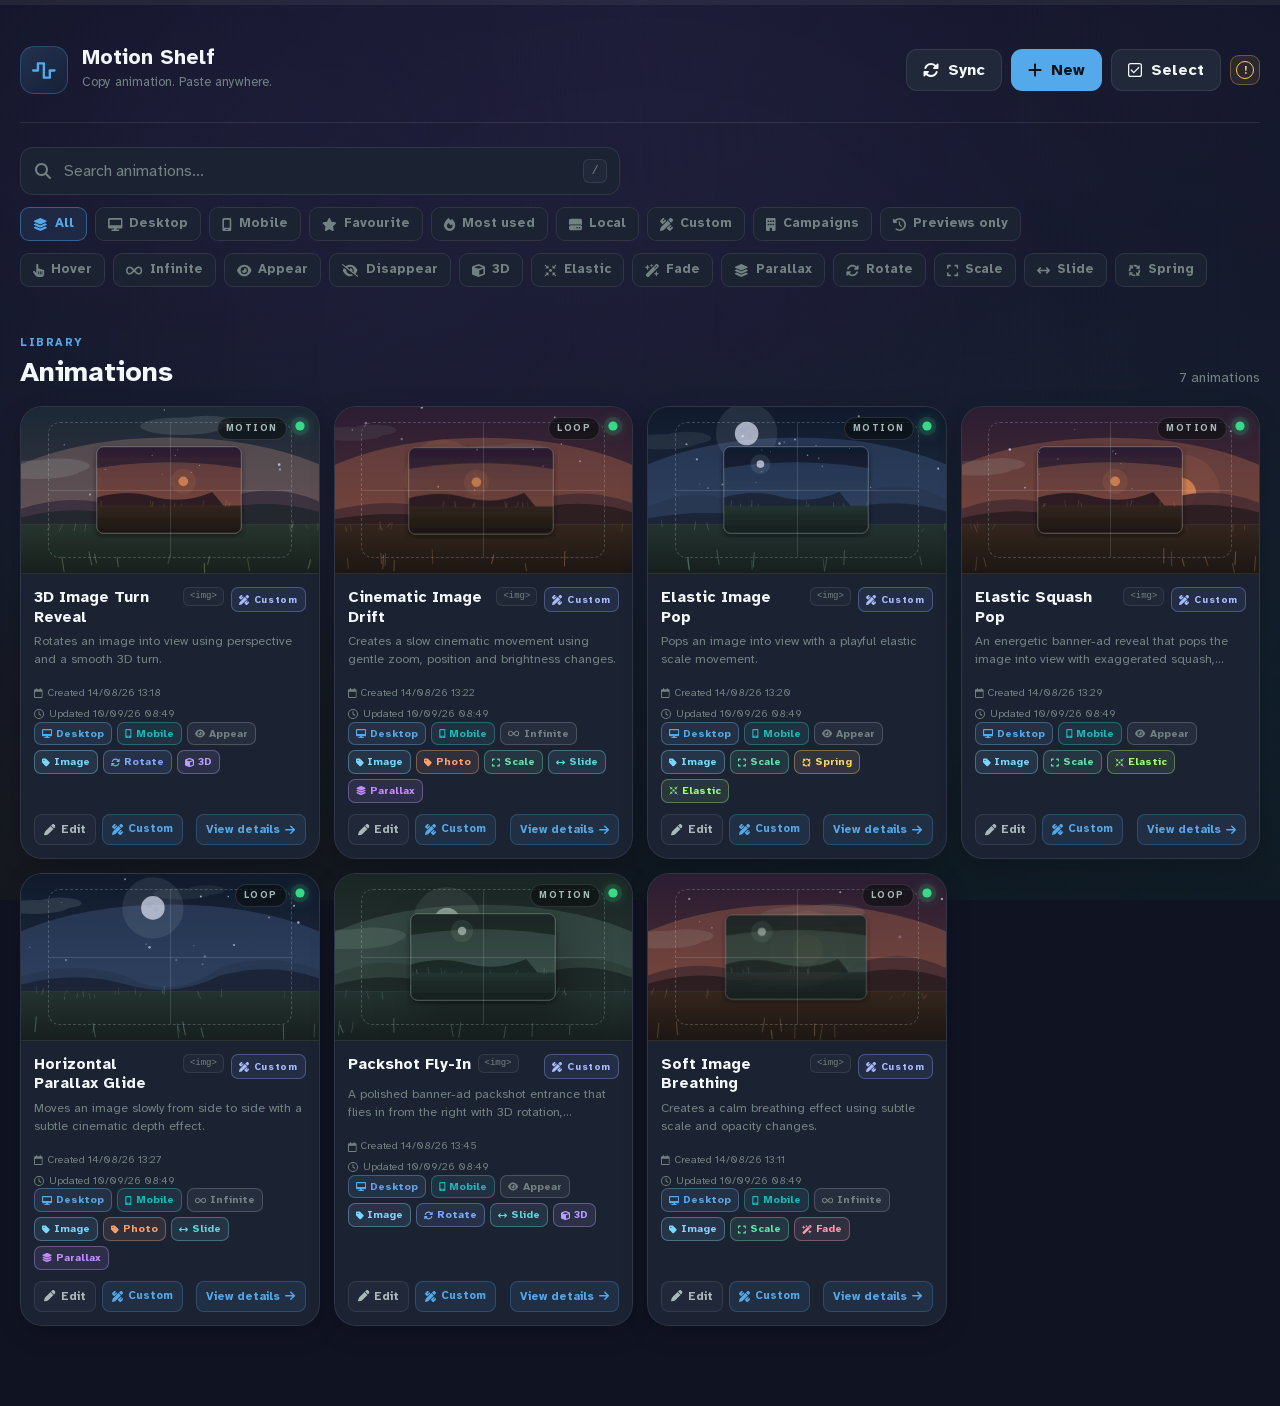
<file: index.html>
<!doctype html>
<html lang="en">
  <head>
    <meta charset="UTF-8" />
    <meta name="app-version" content="1.31" />

    <meta name="viewport" content="width=device-width, initial-scale=1.0" />

    <meta
      name="description"
      content="Motion Shelf — a visual CSS animation library."
    />

    <title>Motion Shelf — Animation Library</title>

    <link rel="stylesheet" href="./styles/fonts.css?v=1.31" />
    <link rel="stylesheet" href="./styles/icons.css?v=1.31" />

    <!-- Global -->
    <link rel="stylesheet" href="./styles/styles.css?v=1.31" />

    <!-- Components -->
    <link rel="stylesheet" href="./styles/base.css?v=1.31" />
    <link rel="stylesheet" href="./styles/header.css?v=1.31" />
    <link rel="stylesheet" href="./styles/filters.css?v=1.31" />
    <link rel="stylesheet" href="./styles/cards.css?v=1.31" />
    <link rel="stylesheet" href="./styles/modals.css?v=1.31" />
    <link rel="stylesheet" href="./styles/forms.css?v=1.31" />
    <link rel="stylesheet" href="./styles/enhancements.css?v=1.31" />
    <link rel="stylesheet" href="./styles/library-atmosphere.css?v=1.31" />
    <link rel="stylesheet" href="./styles/toast.css?v=1.31" />

    <!-- ONLY @keyframes -->
    <link rel="stylesheet" href="./styles/keyframes.css?v=1.31" />
  </head>

  <body class="library-page">
    <div class="scroll-progress" aria-hidden="true"><span class="scroll-progress-fill" id="scrollProgressFill"></span></div>
    <div class="ambient-background library-atmosphere" id="libraryAtmosphere" aria-hidden="true">
      <div class="atmosphere-depth" data-depth="0.3">
        <div class="atmosphere-haze"></div>
        <div class="atmosphere-haze atmosphere-haze--accent"></div>
      </div>
      <div class="atmosphere-depth" data-depth="0.15">
        <div class="atmosphere-grid"></div>
      </div>
      <div class="atmosphere-depth atmosphere-depth--particles" data-depth="0.8">
        <div class="ambient-sparks" id="ambientSparks"></div>
      </div>
      <div class="atmosphere-vignette"></div>
    </div>

    <div class="app-shell">
      <!-- ==================================================
    HEADER
    ================================================== -->

      <header class="site-header">
        <div class="brand">
          <div class="brand-mark">
            <i class="icon-solid icon-wave-square"></i>
          </div>

          <div class="brand-copy">
            <h1>Motion Shelf</h1>
            <p>Copy animation. Paste anywhere.</p>
          </div>
        </div>

        <div class="header-actions">
          <button
            class="button secondary"
            id="syncButton"
            type="button"
            title="Read the campaign archives, classify and group what they contain, and bring the canonical animations into the library. The archives are opened read only."
          >
            <i class="icon-solid icon-rotate"></i>
            <span>Sync</span>
          </button>
          <button
            class="button primary new-button"
            id="newAnimationButton"
            type="button"
          >
            <i class="icon-solid icon-plus"></i>
            <span>New</span>
          </button>

          <button
            class="button secondary select-button"
            id="selectModeButton"
            type="button"
          >
            <i class="icon-solid icon-check-double"></i>
            <span>Select</span>
          </button>

          <button
            class="preview-notice"
            id="previewNotice"
            type="button"
            data-tooltip-place="below"
            data-tooltip="Card previews loop while visible in the viewport with a generated stand-in subject.
They use a card-safe frame so viewport-scale travel stays understandable in the library.
Copied, exported and pushed CSS keeps the animation's real settings and parent requirements."
          >
            <span class="preview-notice-mark" aria-hidden="true">!</span>
            <span class="preview-notice-label">About card previews</span>
          </button>

        </div>
      </header>

      <!-- ==================================================
    SELECTION BAR
    ================================================== -->

      <div class="selection-bar" id="selectionBar" hidden>
        <div class="selection-info">
          <strong id="selectedCount"> 0 selected </strong>

          <span> Choose animations to remove. </span>
        </div>

        <div class="selection-actions">
          <button
            class="button secondary"
            id="cancelSelectionButton"
            type="button"
          >
            Cancel
          </button>

          <button
            class="button danger"
            id="deleteSelectedButton"
            type="button"
            disabled
          >
            <i class="icon-solid icon-trash"></i>
            Delete
          </button>
        </div>
      </div>

      <!-- ==================================================
    MAIN
    ================================================== -->

      <main>
        <section class="toolbar">
          <div class="search-wrap">
            <i class="icon-solid icon-magnifying-glass"></i>

            <input
              id="searchInput"
              type="search"
              placeholder="Search animations..."
              autocomplete="off"
            />

            <kbd>/</kbd>
          </div>

          <div
            class="filter-list"
            id="filterList"
            aria-label="Animation filters"
          ></div>
        </section>

        <div class="results-heading">
          <div>
            <span class="eyebrow"> LIBRARY </span>

            <h2>Animations</h2>
          </div>

          <div class="results-controls">
            <span class="result-count" id="resultCount"> 0 animations </span>
            <button class="button secondary variants-button" id="variantsButton" type="button" aria-pressed="false" data-tooltip="Show every related animation variant." hidden>Show all variants</button>
          </div>
        </div>

        <!-- Cards are generated by JavaScript -->

        <section class="animation-grid" id="animationGrid"></section>

        <!-- ==================================================
      EMPTY STATE
      ================================================== -->

        <div class="empty-state" id="emptyState">
          <div class="empty-icon">
            <i class="icon-regular icon-face-frown"></i>
          </div>

          <h3>No animations yet</h3>

          <p>Create your first animation with the New button.</p>

          <button class="button primary" id="emptyNewButton" type="button">
            <i class="icon-solid icon-plus"></i>
            Create animation
          </button>
        </div>
      </main>
    </div>

    <button class="aurora-top" id="backToTop" type="button" aria-label="Back to top" title="Back to top" hidden>
      <span class="aurora-top-glow" aria-hidden="true"></span>
      <svg class="aurora-top-orbit" viewBox="0 0 64 64" fill="none" aria-hidden="true">
        <circle class="aurora-top-track" cx="32" cy="32" r="28" />
        <circle class="aurora-top-progress" cx="32" cy="32" r="28" pathLength="100" />
        <path class="aurora-top-ribbon" d="M8 39C18 7 45 57 56 24M10 44C24 13 40 48 53 19" />
      </svg>
      <svg class="aurora-top-arrow" viewBox="0 0 24 24" fill="none" aria-hidden="true">
        <path d="M6 12l6-6 6 6M12 6v13" />
        <path class="aurora-top-star" d="M19 3v4M17 5h4" />
      </svg>
      <span class="aurora-top-label">Back to top</span>
    </button>

    <!-- ==================================================
  DETAIL MODAL
  ================================================== -->

    <div class="modal-backdrop" id="detailModalBackdrop" hidden>
      <div
        class="modal detail-modal"
        role="dialog"
        aria-modal="true"
        aria-labelledby="detailModalTitle"
      >
        <button
          class="modal-close"
          id="detailCloseButton"
          type="button"
          aria-label="Close details"
        >
          <i class="icon-solid icon-xmark"></i>
        </button>

        <div id="detailModalContent"></div>
      </div>
    </div>

    <!-- ==================================================
  EDITOR MODAL
  ================================================== -->

    <div class="modal-backdrop" id="editorModalBackdrop" hidden>
      <div
        class="modal editor-modal"
        role="dialog"
        aria-modal="true"
        aria-labelledby="editorModalTitle"
      >
        <button
          class="modal-close"
          id="editorCloseButton"
          type="button"
          aria-label="Close editor"
        >
          <i class="icon-solid icon-xmark"></i>
        </button>

        <div class="modal-heading">
          <span class="eyebrow">
            <span id="editorEyebrow"> CREATE </span>
          </span>

          <h2 id="editorModalTitle">New animation</h2>

          <p id="editorModalDescription">Create a reusable animation preset.</p>
        </div>

        <form id="animationForm" novalidate>
          <input type="hidden" name="id" />

          <div class="form-error-summary" id="formErrorSummary" role="alert" hidden></div>

          <div class="editor-workspace">
            <section class="editor-live-section" aria-labelledby="livePreviewTitle">
            <div class="section-heading-row">
              <div>
                <span class="section-kicker">ALWAYS LIVE</span>
                <h3 id="livePreviewTitle">Safe-frame preview</h3>
              </div>
              <span class="preview-loop-badge"><i class="icon-solid icon-infinity"></i> Editor loop</span>
            </div>

            <div class="editor-live-stage" id="editorLiveStage">
              <div class="safe-frame" aria-hidden="true">
                <span>SAFE FRAME</span>
              </div>
              <div class="editor-live-parent" id="editorLiveParent">
                <img id="editorLiveImage" alt="Live animation preview" />
              </div>
            </div>
            <div class="editor-preview-meta"><code id="editorClassPreview">.ms-animation</code><span><i class="icon-solid icon-lock"></i> Current animation only</span></div>
            </section>

            <div class="editor-controls">
              <div class="form-grid">
            <!-- NAME -->

            <label>
              <span>Name</span>

              <input name="name" required placeholder="Floating image" />
            </label>

            <label>
              <span>Scoped CSS class</span>

              <input name="className" required autocomplete="off" placeholder="ms-floating-image" />
              <small class="field-help">Only this animation uses this selector.</small>
            </label>

            <!-- TARGET -->

            <label>
              <span>Target</span>

              <select name="target">
                <option value="div">div</option>

                <option value="img">img</option>

                <option value="button">button</option>

                <option value="element">element</option>
              </select>
            </label>

            <!-- DESCRIPTION -->

            <label class="full">
              <span>Description</span>

              <textarea
                name="description"
                rows="3"
                placeholder="Explain what the animation does."
              ></textarea>
            </label>

            <!-- DEVICE -->

            <div class="form-field">
              <span class="field-label"> Device </span>

              <div class="device-selector" id="deviceSelector">
                <button type="button" data-device="desktop">
                  <i class="icon-solid icon-desktop"></i>
                  Desktop
                </button>

                <button type="button" data-device="mobile">
                  <i class="icon-solid icon-mobile-screen"></i>
                  Mobile
                </button>

                <button type="button" data-device="both">
                  <i class="icon-solid icon-display"></i>
                  Both
                </button>
              </div>

              <input type="hidden" name="device" value="desktop" />
            </div>

            <!-- INTERACTION -->

            <label>
              <span>Interaction / filter</span>

              <select name="interaction">
                <option value="appear">Appear</option>

                <option value="disappear">Disappear</option>

                <option value="hover">Hover</option>

                <option value="infinite">Infinite</option>

              </select>
            </label>

            <!-- CATEGORY -->

            <div class="form-field full">
              <span class="field-label"> Categories </span>

              <div class="category-picker" id="categoryPicker"></div>
            </div>

            <!-- ANIMATION NAME -->

            <label class="full">
              <span> Animation keyframe name </span>

              <input name="animationName" required autocomplete="off" list="animationNameSuggestions" placeholder="msFloatingImage" />
              <datalist id="animationNameSuggestions">
                <option value="msFadeIn"></option>
                <option value="msSlideUp"></option>
                <option value="msFloat"></option>
                <option value="msPulse"></option>
                <option value="msRotateIn"></option>
              </datalist>
            </label>

            <section class="form-section full animation-settings">
              <div class="section-heading-row compact">
                <div>
                  <span class="section-kicker">ANIMATION SETTINGS</span>
                  <h3>Timing and easing</h3>
                </div>
                <code id="resolvedEasingValue">cubic-bezier(0.42, 0, 0.58, 1)</code>
              </div>

              <div class="animation-settings-grid">
                <label>
                  <span>Duration</span>
                  <div class="number-unit-field">
                    <input name="duration" type="number" min="0.01" step="0.05" value="1.2" inputmode="decimal" />
                    <select name="durationUnit" aria-label="Duration unit">
                      <option value="s">s</option>
                      <option value="ms">ms</option>
                    </select>
                  </div>
                </label>

                <label>
                  <span>Delay</span>
                  <div class="number-unit-field">
                    <input name="delay" type="number" step="0.05" value="0" inputmode="decimal" />
                    <select name="delayUnit" aria-label="Delay unit">
                      <option value="s">s</option>
                      <option value="ms">ms</option>
                    </select>
                  </div>
                </label>

                <label>
                  <span>Iterations in exported CSS</span>
                  <input name="iterationCount" value="1" list="iterationSuggestions" autocomplete="off" />
                  <datalist id="iterationSuggestions">
                    <option value="1"></option>
                    <option value="2"></option>
                    <option value="3"></option>
                    <option value="infinite"></option>
                  </datalist>
                </label>

                <label>
                  <span>Easing family</span>
                  <select id="easingFamily"></select>
                  <select name="easing" id="easingSelect" hidden aria-hidden="true" tabindex="-1"></select>
                </label>
              </div>

                <div class="easing-direction" role="group" aria-label="Power strength" id="easingPower" hidden>
                  <span>Power</span>
                  <button type="button" data-power="1" aria-pressed="false">1</button>
                  <button type="button" data-power="2" aria-pressed="false">2</button>
                  <button type="button" data-power="3" aria-pressed="false">3</button>
                  <button type="button" data-power="4" aria-pressed="false">4</button>
                </div>
                <div class="easing-direction" role="group" aria-label="Easing direction" id="easingDirection">
                  <span>Direction</span>
                  <button type="button" data-direction="default" aria-pressed="false" hidden>Default</button>
                  <button type="button" data-direction="in" aria-pressed="false">In</button>
                  <button type="button" data-direction="out" aria-pressed="false">Out</button>
                  <button type="button" data-direction="inOut" aria-pressed="false">InOut</button>
                  <small id="easingDirectionHelp">Choose a GSAP-style family to set its direction.</small>
                </div>
              <details class="easing-library">
                <summary>Browse easing curves <span>CSS + GSAP-style</span></summary>
                <div class="easing-library-grid" id="easingLibrary"></div>
              </details>

              <div class="bezier-editor" id="bezierEditor">
                <div class="bezier-graph" id="bezierGraph">
                  <svg viewBox="0 0 300 200" role="img" aria-label="Draggable cubic bezier curve editor">
                    <path class="bezier-grid" d="M24 60H276 M24 100H276 M24 140H276 M87 20V180 M150 20V180 M213 20V180" />
                    <path class="bezier-guide" id="bezierGuideOne" />
                    <path class="bezier-guide" id="bezierGuideTwo" />
                    <path class="bezier-curve" id="bezierCurve" />
                    <circle class="bezier-endpoint" cx="24" cy="140" r="4" />
                    <circle class="bezier-endpoint" cx="276" cy="60" r="4" />
                    <circle class="bezier-handle" id="bezierHandleOne" r="9" tabindex="0" />
                    <circle class="bezier-handle second" id="bezierHandleTwo" r="9" tabindex="0" />
                  </svg>
                  <span class="bezier-axis start">0</span>
                  <span class="bezier-axis end">1</span>
                </div>

                <div class="bezier-controls">
                  <p id="easingHelp">Drag both handles to customize the curve.</p>
                  <div class="bezier-inputs">
                    <label><span>x1</span><input name="bezierX1" type="number" min="0" max="1" step="0.001" /></label>
                    <label><span>y1</span><input name="bezierY1" type="number" min="-0.5" max="1.5" step="0.001" /></label>
                    <label><span>x2</span><input name="bezierX2" type="number" min="0" max="1" step="0.001" /></label>
                    <label><span>y2</span><input name="bezierY2" type="number" min="-0.5" max="1.5" step="0.001" /></label>
                  </div>
                  <div class="easing-runway" aria-label="Live easing preview">
                    <span id="easingRunner"></span>
                  </div>
                </div>
              </div>
            </section>

            <!-- CSS -->

            <label class="full">
              <span> Styles for this class </span>

              <textarea
                name="css"
                rows="7"
                spellcheck="false"
                placeholder="width: 240px;
border-radius: 24px;
filter: drop-shadow(0 18px 28px rgba(0, 0, 0, .3));"
              ></textarea>
              <small class="field-help">These declarations are exported only under the scoped class above. Animation timing is controlled above.</small>
            </label>

            <!-- KEYFRAMES -->

            <label class="full">
              <span> Keyframes </span>

              <textarea
                name="keyframes"
                rows="12"
                required
                spellcheck="false"
                placeholder="from {
  opacity: 0;
}

to {
  opacity: 1;
}"
              ></textarea>

              <small class="field-help">
                Enter either the contents of the keyframes or a complete
                @keyframes rule.
              </small>
            </label>

            <!-- PARENT -->

            <label class="full">
              <span> Parent properties </span>

              <textarea
                name="parent"
                rows="6"
                spellcheck="false"
                placeholder="perspective: 1000px;
transform-style: preserve-3d;"
              ></textarea>

              <small class="field-help">
                Useful for 3D animations and parent-level CSS.
              </small>
            </label>
              </div>
            </div>
          </div>

          <div class="form-actions">
            <button
              type="button"
              class="button secondary"
              id="editorCancelButton"
            >
              Cancel
            </button>

            <button
              type="submit"
              class="button primary"
              id="saveAnimationButton"
            >
              <i class="icon-solid icon-plus"></i>
              Add animation
            </button>
          </div>
        </form>
      </div>
    </div>

    <!-- ==================================================
  DELETE MODAL
  ================================================== -->

    <div class="modal-backdrop" id="scanModalBackdrop" hidden>
      <section
        class="modal small-modal scan-modal"
        role="dialog"
        aria-modal="true"
        aria-labelledby="scanModalTitle"
      >
        <button
          class="modal-close"
          id="scanCloseButton"
          type="button"
          aria-label="Close"
        >
          <i class="icon-solid icon-xmark"></i>
        </button>

        <div class="modal-heading">
          <span class="eyebrow">
            <i class="icon-solid icon-radar"></i>
            ARCHIVE SCAN
          </span>

          <h2 id="scanModalTitle">Sync results</h2>

          <p id="scanModalDescription">
            The archives were read without being modified.
          </p>
        </div>

        <dl class="scan-stats" id="scanStats"></dl>
        <div class="scan-new-animations" id="scanNewAnimations" hidden></div>
        <div class="scan-broken-list" id="scanBrokenList" hidden></div>

        <div class="scan-actions">
          <button class="button secondary" id="scanDismissButton" type="button">
            Close
          </button>

          <button class="button primary" id="scanImportButton" type="button">
            <i class="icon-solid icon-file-import"></i>
            <span id="scanImportLabel">Add to library</span>
          </button>
        </div>
      </section>
    </div>

    <div class="modal-backdrop" id="deleteModalBackdrop" hidden>
      <div
        class="modal small-modal"
        role="dialog"
        aria-modal="true"
        aria-labelledby="deleteModalTitle"
      >
        <button
          class="modal-close"
          id="deleteCloseButton"
          type="button"
          aria-label="Close"
        >
          <i class="icon-solid icon-xmark"></i>
        </button>

        <div class="modal-heading">
          <span class="eyebrow"> DELETE </span>

          <h2 id="deleteModalTitle">Remove animations</h2>

          <p id="deleteModalDescription">
            Choose where the selected animations should be removed from.
          </p>
        </div>

        <div class="delete-options">
          <button class="delete-option" id="deleteLocalButton" type="button">
            <span class="delete-option-icon">
              <i class="icon-solid icon-database"></i>
            </span>

            <span>
              <strong> Delete locally </strong>

              <small> Remove from Motion Shelf only. </small>
            </span>
          </button>

          <button class="delete-option" id="deleteCodeButton" type="button">
            <span class="delete-option-icon danger-icon">
              <i class="icon-solid icon-folder-open"></i>
            </span>

            <span>
              <strong> Delete locally + code </strong>

              <small>
                Choose your project folder and remove the CSS file too.
              </small>
            </span>
          </button>
        </div>
      </div>
    </div>

    <!-- ==================================================
  TOAST
  ================================================== -->

    <div class="toast" id="toast" role="status" aria-live="polite">
      <i id="toastIcon" class="icon-solid icon-check"></i>

      <span id="toastText"> Done </span>
    </div>

    <!-- ==================================================
  APP
  ================================================== -->

    <!-- Version every module, including transitive imports, without duplicating instances. -->
    <script type="importmap">
{
  "imports": {
    "./scripts/animation-code.js": "./scripts/animation-code.js?v=1.31",
    "./scripts/animation-extract.js": "./scripts/animation-extract.js?v=1.31",
    "./scripts/animation-family.js": "./scripts/animation-family.js?v=1.31",
    "./scripts/animations.js": "./scripts/animations.js?v=1.31",
    "./scripts/app.js": "./scripts/app.js?v=1.31",
    "./scripts/back-to-top.js": "./scripts/back-to-top.js?v=1.31",
    "./scripts/background.js": "./scripts/background.js?v=1.31",
    "./scripts/campaign-scan.js": "./scripts/campaign-scan.js?v=1.31",
    "./scripts/cards.js": "./scripts/cards.js?v=1.31",
    "./scripts/code.js": "./scripts/code.js?v=1.31",
    "./scripts/delete-countdown.js": "./scripts/delete-countdown.js?v=1.31",
    "./scripts/detail-adjustments.js": "./scripts/detail-adjustments.js?v=1.31",
    "./scripts/easing.js": "./scripts/easing.js?v=1.31",
    "./scripts/editor.js": "./scripts/editor.js?v=1.31",
    "./scripts/favourites.js": "./scripts/favourites.js?v=1.31",
    "./scripts/filesystem.js": "./scripts/filesystem.js?v=1.31",
    "./scripts/filters.js": "./scripts/filters.js?v=1.31",
    "./scripts/folder-picker.js": "./scripts/folder-picker.js?v=1.31",
    "./scripts/icons.js": "./scripts/icons.js?v=1.31",
    "./scripts/library-atmosphere.js": "./scripts/library-atmosphere.js?v=1.31",
    "./scripts/modals.js": "./scripts/modals.js?v=1.31",
    "./scripts/origin.js": "./scripts/origin.js?v=1.31",
    "./scripts/parameters.js": "./scripts/parameters.js?v=1.31",
    "./scripts/preview-hint.js": "./scripts/preview-hint.js?v=1.31",
    "./scripts/preview-safety.js": "./scripts/preview-safety.js?v=1.31",
    "./scripts/preview-scene.js": "./scripts/preview-scene.js?v=1.31",
    "./scripts/runtime-audit.js": "./scripts/runtime-audit.js?v=1.31",
    "./scripts/scroll-progress.js": "./scripts/scroll-progress.js?v=1.31",
    "./scripts/state.js": "./scripts/state.js?v=1.31",
    "./scripts/storage.js": "./scripts/storage.js?v=1.31",
    "./scripts/sync-merge.js": "./scripts/sync-merge.js?v=1.31",
    "./scripts/sync-ui.js": "./scripts/sync-ui.js?v=1.31",
    "./scripts/tooltip.js": "./scripts/tooltip.js?v=1.31",
    "./scripts/utils.js": "./scripts/utils.js?v=1.31",
    "./scripts/validation.js": "./scripts/validation.js?v=1.31",
    "./scripts/variant-groups.js": "./scripts/variant-groups.js?v=1.31"
  }
}
    </script>
    <script type="module" src="./scripts/app.js?v=1.31"></script>
    <script type="module" src="./scripts/library-atmosphere.js?v=1.31"></script>
    <script type="module" src="./scripts/scroll-progress.js?v=1.31"></script>
    <script type="module" src="./scripts/back-to-top.js?v=1.31"></script>
  </body>
</html>
</file>
<file: styles/fonts.css>
/* latin-ext */
@font-face {
  font-family: 'Atkinson Hyperlegible';
  font-style: normal;
  font-weight: 400;
  font-display: swap;
  src: url(../assets/fonts/atkinson-400-ext.woff2) format('woff2');
  unicode-range: U+0100-02BA, U+02BD-02C5, U+02C7-02CC, U+02CE-02D7, U+02DD-02FF, U+0304, U+0308, U+0329, U+1D00-1DBF, U+1E00-1E9F, U+1EF2-1EFF, U+2020, U+20A0-20AB, U+20AD-20C4, U+2113, U+2C60-2C7F, U+A720-A7FF;
}
/* latin */
@font-face {
  font-family: 'Atkinson Hyperlegible';
  font-style: normal;
  font-weight: 400;
  font-display: swap;
  src: url(../assets/fonts/atkinson-400.woff2) format('woff2');
  unicode-range: U+0000-00FF, U+0131, U+0152-0153, U+02BB-02BC, U+02C6, U+02DA, U+02DC, U+0304, U+0308, U+0329, U+2000-206F, U+20AC, U+2122, U+2191, U+2193, U+2212, U+2215, U+FEFF, U+FFFD;
}
/* latin-ext */
@font-face {
  font-family: 'Atkinson Hyperlegible';
  font-style: normal;
  font-weight: 700;
  font-display: swap;
  src: url(../assets/fonts/atkinson-700-ext.woff2) format('woff2');
  unicode-range: U+0100-02BA, U+02BD-02C5, U+02C7-02CC, U+02CE-02D7, U+02DD-02FF, U+0304, U+0308, U+0329, U+1D00-1DBF, U+1E00-1E9F, U+1EF2-1EFF, U+2020, U+20A0-20AB, U+20AD-20C4, U+2113, U+2C60-2C7F, U+A720-A7FF;
}
/* latin */
@font-face {
  font-family: 'Atkinson Hyperlegible';
  font-style: normal;
  font-weight: 700;
  font-display: swap;
  src: url(../assets/fonts/atkinson-700.woff2) format('woff2');
  unicode-range: U+0000-00FF, U+0131, U+0152-0153, U+02BB-02BC, U+02C6, U+02DA, U+02DC, U+0304, U+0308, U+0329, U+2000-206F, U+20AC, U+2122, U+2191, U+2193, U+2212, U+2215, U+FEFF, U+FFFD;
}
</file>
<file: styles/icons.css>
/* Local vector icons: original glyph proportions, inherited colour. */
i[class*="icon-"] { display: inline-block; width: var(--icon-width, 1em); height: 1em; font-style: normal; line-height: 1; flex-shrink: 0; vertical-align: -0.125em; }
i[class*="icon-"] > svg { display: block; width: 100%; height: 100%; fill: currentColor; overflow: visible; pointer-events: none; }
.icon-arrow-right { --icon-width: 0.875em; }
.icon-arrows-left-right { --icon-width: 1em; }
.icon-arrows-spin { --icon-width: 1em; }
.icon-arrows-to-circle { --icon-width: 1em; }
.icon-building { --icon-width: 0.75em; }
.icon-bullhorn { --icon-width: 1em; }
.icon-calendar { --icon-width: 0.875em; }
.icon-check { --icon-width: 0.875em; }
.icon-check-double { --icon-width: 0.875em; }
.icon-chevron-down { --icon-width: 1em; }
.icon-circle-info { --icon-width: 1em; }
.icon-clock { --icon-width: 1em; }
.icon-clock-rotate-left { --icon-width: 1em; }
.icon-code-branch { --icon-width: 0.875em; }
.icon-copy { --icon-width: 0.875em; }
.icon-cube { --icon-width: 1em; }
.icon-database { --icon-width: 0.875em; }
.icon-desktop { --icon-width: 1.125em; }
.icon-display { --icon-width: 1.125em; }
.icon-expand { --icon-width: 0.875em; }
.icon-eye { --icon-width: 1.125em; }
.icon-eye-slash { --icon-width: 1.25em; }
.icon-face-frown { --icon-width: 1em; }
.icon-file-import { --icon-width: 1em; }
.icon-fire { --icon-width: 0.875em; }
.icon-folder-open { --icon-width: 1.125em; }
.icon-folder-tree { --icon-width: 1.125em; }
.icon-font { --icon-width: 0.875em; }
.icon-hand-pointer { --icon-width: 0.875em; }
.icon-hard-drive { --icon-width: 1em; }
.icon-infinity { --icon-width: 1.25em; }
.icon-layer-group { --icon-width: 1.125em; }
.icon-lock { --icon-width: 0.875em; }
.icon-magnet { --icon-width: 0.875em; }
.icon-magnifying-glass { --icon-width: 1em; }
.icon-mobile-screen { --icon-width: 0.75em; }
.icon-pen { --icon-width: 1em; }
.icon-pen-ruler { --icon-width: 1em; }
.icon-plus { --icon-width: 0.875em; }
.icon-radar { --icon-width: 1em; }
.icon-rotate { --icon-width: 1em; }
.icon-scroll { --icon-width: 1.125em; }
.icon-star { --icon-width: 1.125em; }
.icon-star.icon-regular { --icon-width: 1.125em; }
.icon-tag { --icon-width: 0.875em; }
.icon-timeline { --icon-width: 1.25em; }
.icon-trash { --icon-width: 0.875em; }
.icon-triangle-exclamation { --icon-width: 1em; }
.icon-users { --icon-width: 1.25em; }
.icon-wand-magic-sparkles { --icon-width: 1.125em; }
.icon-wave-square { --icon-width: 1.25em; }
.icon-xmark { --icon-width: 0.75em; }
</file>
<file: styles/styles.css>
:root {
  --bg: #0b1010;
  --bg-soft: #101717;
  --surface: #121b1b;
  --surface-2: #172121;
  --surface-3: #1c2828;

  --border: rgba(255, 255, 255, 0.09);
  --border-strong: rgba(255, 255, 255, 0.15);

  --text: #f2f7f7;
  --text-soft: #a9b8b8;
  --text-muted: #728181;

  --primary: #54A9EA;
  --primary-strong: #3575BD;
  --primary-text: #07111A;
  
  --presence: #1CB8BA;
  --presence-blue: #3575BD;
  --presence-soft: rgba(28, 184, 186, 0.12);
  --presence-blue-soft: rgba(53, 117, 189, 0.12);
  
  --danger: #ff6f78;
  --danger-soft: rgba(255, 111, 120, 0.12);

  --shadow-sm: 0 8px 24px rgba(0, 0, 0, 0.18);

  --shadow: 0 20px 60px rgba(0, 0, 0, 0.32);

  --radius-sm: 10px;
  --radius: 16px;
  --radius-lg: 22px;

  --container: 1440px;

  --transition: 160ms ease;

  --font:
    "Atkinson Hyperlegible", system-ui, -apple-system, BlinkMacSystemFont,
    "Segoe UI", sans-serif;
}

*,
*::before,
*::after {
  box-sizing: border-box;
}

html {
  min-height: 100%;
  background: var(--bg);
}

body {
  margin: 0;
  min-height: 100vh;
  background: var(--bg);
  color: var(--text);
  font-family: var(--font);
  font-size: 16px;
  line-height: 1.5;
}

button,
input,
textarea,
select {
  font: inherit;
}

button {
  cursor: pointer;
}

img {
  display: block;
  max-width: 100%;
}

[hidden] {
  display: none !important;
}

::selection {
  background: var(--primary);
  color: var(--primary-text);
}

/* ==================================================
   CUSTOM SCROLLBAR
   The page-level (html/body) scrollbar is hidden outright -- the
   scroll-progress bar below is the page's scroll indicator instead, so
   there is no need for a right-edge bar too. Every OTHER scrollable
   area (filters row, modals, etc.) keeps a slim, solid colored scrollbar;
   library-atmosphere.css recolors those to match the library theme. No
   gradients/animation here:
   a lot of real browser/OS combinations (notably macOS overlay
   scrollbars) ignore anything on this pseudo-element beyond a flat
   background-color, so that is all this relies on.
   ================================================== */

html,
body {
  scrollbar-width: none;
}

html::-webkit-scrollbar,
body::-webkit-scrollbar {
  display: none;
}

* {
  scrollbar-width: thin;
  scrollbar-color: var(--presence) rgba(10, 16, 16, 0.6);
}

*::-webkit-scrollbar {
  width: 12px;
  height: 12px;
}

*::-webkit-scrollbar-track {
  background: rgba(10, 16, 16, 0.6);
}

*::-webkit-scrollbar-thumb {
  background-color: var(--presence);
  border-radius: 999px;
}

*::-webkit-scrollbar-thumb:hover {
  background-color: var(--primary);
}

*::-webkit-scrollbar-corner {
  background: transparent;
}

/* ==================================================
   SCROLL PROGRESS
   A glowing line pinned to the top of the viewport whose width tracks
   scroll position (scripts/scroll-progress.js). No automatic/looping
   animation -- it only moves because you scroll. Each page re-colors
   .scroll-progress-fill to match its own theme.
   ================================================== */

.scroll-progress {
  position: fixed;
  top: 0;
  left: 0;
  right: 0;
  height: 5px;
  z-index: 999;

  background: rgba(255, 255, 255, 0.06);

  pointer-events: none;
}

.scroll-progress-fill {
  position: relative;

  display: block;
  height: 100%;
  width: 0%;

  background-image: linear-gradient(90deg, var(--presence), var(--primary), var(--primary-strong));

  box-shadow:
    0 0 10px rgba(28, 184, 186, 0.75),
    0 0 22px rgba(53, 117, 189, 0.45);

  transition: width 80ms linear;
}
</file>
<file: styles/base.css>
.app-shell {
  width: min(calc(100% - 40px), var(--container));

  margin: 0 auto;
  padding: 28px 0 80px;
}

main {
  min-width: 0;
}

.button {
  display: inline-flex;
  align-items: center;
  justify-content: center;
  gap: 9px;

  min-height: 42px;
  padding: 0 16px;

  border: 1px solid transparent;
  border-radius: 11px;

  font-weight: 700;
  white-space: nowrap;

  transition:
    transform var(--transition),
    background var(--transition),
    border-color var(--transition),
    opacity var(--transition);
}

.button:hover:not(:disabled) {
  transform: translateY(-1px);
}

.button:active:not(:disabled) {
  transform: translateY(0);
}

.button:disabled {
  cursor: not-allowed;
  opacity: 0.45;
}

.button.primary {
  background: var(--primary);
  color: var(--primary-text);
}

.button.primary:hover:not(:disabled) {
  background: var(--primary-strong);
}

.button.secondary {
  background: var(--surface-2);
  color: var(--text);
  border-color: var(--border);
}

.button.secondary:hover:not(:disabled) {
  background: var(--surface-3);
  border-color: var(--border-strong);
}

.button.danger {
  background: var(--danger);
  color: #180709;
}

.button.danger:hover:not(:disabled) {
  filter: brightness(1.05);
}

.eyebrow {
  display: inline-flex;
  align-items: center;
  gap: 7px;

  color: var(--primary);

  font-size: 11px;
  font-weight: 700;
  letter-spacing: 0.14em;
  text-transform: uppercase;
}

.results-heading {
  display: flex;
  align-items: flex-end;
  justify-content: space-between;
  gap: 20px;

  margin: 42px 0 18px;
}

.results-heading h2 {
  margin: 4px 0 0;
  font-size: 28px;
  line-height: 1.1;
}

.result-count {
  color: var(--text-muted);
  font-size: 14px;
}

.results-controls {
  display: flex;
  justify-content: flex-end;
  align-items: center;
  flex-wrap: wrap;
  gap: 8px 12px;
  text-align: right;
}

.variants-button {
  min-height: 32px;
  padding: 0 10px;
  font-size: 12px;
}

.empty-state {
  padding: 80px 20px;
  text-align: center;
}

.empty-icon {
  width: 64px;
  height: 64px;

  margin: 0 auto 20px;

  display: grid;
  place-items: center;

  border: 1px solid var(--border);
  border-radius: 18px;

  background: var(--surface);

  color: var(--text-muted);
  font-size: 24px;
}

.empty-state h3 {
  margin: 0 0 7px;
  font-size: 22px;
}

.empty-state p {
  margin: 0 auto 20px;
  max-width: 460px;
  color: var(--text-muted);
}

@media (max-width: 700px) {
  .app-shell {
    width: min(calc(100% - 24px), var(--container));

    padding-top: 16px;
  }

  .results-heading {
    align-items: flex-start;
  }
}
</file>
<file: styles/header.css>
/* ==================================================
SITE HEADER
================================================== */

.site-header {
  display: flex;
  align-items: center;
  justify-content: space-between;
  gap: 30px;

  padding: 18px 0 28px;

  border-bottom: 1px solid var(--border);
}

/* ==================================================
BRAND
================================================== */

.brand {
  display: flex;
  align-items: center;
  gap: 14px;
}

.brand-mark {
  width: 48px;
  height: 48px;

  display: grid;
  place-items: center;

  border: 1px solid rgba(84, 169, 234, 0.28);
  border-radius: 14px;

  background: linear-gradient(
    145deg,
    rgba(84, 169, 234, 0.18),
    rgba(28, 184, 186, 0.05)
  );

  color: var(--primary);
  font-size: 19px;
}

.brand-copy h1 {
  margin: 0;

  font-size: 21px;
  line-height: 1;
}

.brand-copy p {
  margin: 5px 0 0;

  color: var(--text-muted);
  font-size: 13px;
}

/* ==================================================
HEADER ACTIONS
================================================== */

.header-actions {
  display: flex;
  align-items: center;
  justify-content: flex-end;
  gap: 9px;
  flex-wrap: wrap;
}

/* ==================================================
PREVIEW NOTICE
================================================== */

/*
 * A standing caveat rather than an announcement, so it lives in the header
 * in the header and never gets dismissed: card previews replay on hover with
 * a stand-in subject in a preview-safe frame. The explanation is in its
 * data-tooltip.
 */
.preview-notice {
  display: inline-flex;
  align-items: center;
  justify-content: center;

  width: 30px;
  min-height: 30px;
  padding: 0;

  border: 1px solid rgba(255, 199, 88, 0.32);
  border-radius: 9px;

  background: rgba(255, 199, 88, 0.09);
  color: #ffc758;

  font-size: 12px;
  font-weight: 700;

  cursor: help;

  transition:
    border-color var(--transition),
    background var(--transition),
    transform var(--transition);
}

.preview-notice:hover,
.preview-notice:focus-visible {
  border-color: rgba(255, 199, 88, 0.6);
  background: rgba(255, 199, 88, 0.16);
  transform: translateY(-1px);
}

/*
 * The wording lives in the tooltip and, for a screen reader, in the label
 * below. It is not painted: the header row is width-capped by the shell and
 * has limited slack, so any visible label pushes the header controls onto a
 * second line at every viewport width -- 2200px included.
 */
.preview-notice-label {
  position: absolute;
  width: 1px;
  height: 1px;
  margin: -1px;
  padding: 0;
  overflow: hidden;
  clip-path: inset(50%);
  white-space: nowrap;
}

.preview-notice-mark {
  display: inline-grid;
  place-items: center;

  flex: 0 0 auto;

  width: 18px;
  height: 18px;

  border: 1px solid currentColor;
  border-radius: 50%;

  font-size: 11px;
  font-weight: 700;
  line-height: 1;
}

/* ==================================================
ACTIVE SELECT BUTTON
================================================== */

.select-button.active {
  background: var(--primary);
  color: var(--primary-text);
  border-color: var(--primary);
}

/* ==================================================
SELECTION BAR
================================================== */

.selection-bar {
  /* Native sticky keeps its layout space and avoids scroll-driven toggles. */
  position: sticky;
  top: max(5px, env(safe-area-inset-top));
  z-index: 20;
  display: flex;
  align-items: center;
  justify-content: space-between;
  gap: 20px;

  margin-top: 18px;
  padding: 13px 15px;

  border: 1px solid rgba(84, 169, 234, 0.22);
  border-radius: var(--radius);

  background: linear-gradient(
    90deg,
    rgba(84, 169, 234, 0.08),
    rgba(28, 184, 186, 0.03)
  ), var(--surface);
  box-shadow: 0 8px 24px rgba(0, 0, 0, 0.2);
}

.selection-info {
  display: flex;
  align-items: center;
  gap: 12px;
}

.selection-info strong {
  color: var(--primary);
}

.selection-info span {
  color: var(--text-muted);
  font-size: 13px;
}

.selection-actions {
  display: flex;
  gap: 8px;
}

/* ==================================================
RESPONSIVE
================================================== */

@media (max-width: 1100px) {
  .site-header {
    align-items: flex-start;
    flex-direction: column;
  }

  .header-actions {
    width: 100%;
    justify-content: flex-start;
  }

}

@media (max-width: 650px) {
  .selection-bar {
    align-items: flex-start;
    flex-direction: column;
  }

  .selection-actions {
    width: 100%;
  }

  .selection-actions .button {
    flex: 1;
  }
}
</file>
<file: styles/filters.css>
.toolbar {
  margin-top: 24px;
}

.search-wrap {
  position: relative;

  display: flex;
  align-items: center;

  max-width: 600px;
}

.search-wrap > i {
  position: absolute;
  left: 15px;

  color: var(--text-muted);
  pointer-events: none;
}

.search-wrap input {
  width: 100%;
  height: 48px;

  padding: 0 55px 0 43px;

  border: 1px solid var(--border);
  border-radius: 13px;

  outline: none;

  background: var(--surface);
  color: var(--text);

  transition:
    border-color var(--transition),
    box-shadow var(--transition);
}

.search-wrap input::placeholder {
  color: var(--text-muted);
}

.search-wrap input:focus {
  border-color: rgba(84, 169, 234, 0.55);

  box-shadow: 0 0 0 3px rgba(84, 169, 234, 0.1);
}

.search-wrap kbd {
  position: absolute;
  right: 13px;

  min-width: 24px;
  height: 24px;

  display: grid;
  place-items: center;

  border: 1px solid var(--border);
  border-radius: 6px;

  background: var(--surface-2);
  color: var(--text-muted);

  font-size: 12px;
}

.filter-list {
  display: flex;
  flex-direction: column;
  align-items: flex-start;
  gap: 12px;

  margin-top: 12px;
}

.filter-row {
  display: flex;
  width: 100%;
  align-items: flex-start;
  gap: 8px;
  flex-wrap: wrap;
}

.filter-button {
  display: inline-flex;
  align-items: center;
  gap: 7px;

  min-height: 34px;
  padding: 0 12px;

  flex: 0 0 auto;

  border: 1px solid var(--border);
  border-radius: 9px;

  background: var(--surface);
  color: var(--text-muted);

  font-size: 13px;
  font-weight: 700;

  transition:
    color var(--transition),
    background var(--transition),
    border-color var(--transition),
    transform var(--transition);
}

.filter-button:hover {
  color: var(--text);
  border-color: var(--border-strong);
  transform: translateY(-1px);
}

.filter-button.active {
  border-color: rgba(84, 169, 234, 0.45);
  background: rgba(84, 169, 234, 0.1);
  color: var(--primary);
}

/* The favourite chip and the sort chip earn their own colours, so it is
   obvious at a glance that they are not just two more categories. */
.filter-button[data-filter="favourite"].active {
  border-color: rgba(255, 199, 88, 0.5);
  background: rgba(255, 199, 88, 0.12);
  color: #ffc758;
}

.filter-sort.active {
  border-color: rgba(255, 138, 92, 0.5);
  background: rgba(255, 138, 92, 0.12);
  color: #ff8a5c;
}

/* ==================================================
  ARCHIVE FOLDER PICKER
  ================================================== */

/* Its own line under the chips: it belongs to whichever archive chip is up,
   and it should not be something you have to scroll sideways to find. */
.filter-extras {
  width: 100%;

  display: flex;
  align-items: center;
  gap: 10px;

  margin-top: 2px;
  padding-bottom: 4px;
}

/* The trigger and its panel are one positioned unit. */
.folder-picker {
  position: relative;

  display: inline-flex;

  max-width: 100%;
}

.folder-picker-trigger {
  display: inline-flex;
  align-items: center;
  gap: 9px;

  max-width: 100%;
  min-height: 34px;

  padding: 0 10px 0 12px;

  border: 1px solid rgba(84, 169, 234, 0.32);
  border-radius: 10px;

  background: rgba(84, 169, 234, 0.07);
  color: var(--text);

  font-size: 12px;
  font-weight: 700;

  transition:
    border-color var(--transition),
    background var(--transition),
    box-shadow var(--transition);
}

.folder-picker-trigger:hover,
.folder-picker.is-open .folder-picker-trigger {
  border-color: rgba(84, 169, 234, 0.6);
  background: rgba(84, 169, 234, 0.12);
}

.folder-picker.is-open .folder-picker-trigger {
  box-shadow: 0 0 0 3px rgba(84, 169, 234, 0.12);
}

.folder-picker-trigger > i:first-child {
  color: var(--primary);
}

.folder-picker-label {
  color: var(--primary);

  font-size: 10px;
  font-weight: 800;
  letter-spacing: 0.1em;
  text-transform: uppercase;

  white-space: nowrap;
}

.folder-picker-value {
  overflow: hidden;

  max-width: 190px;

  color: var(--text-muted);

  white-space: nowrap;
  text-overflow: ellipsis;
}

/* A folder is actually chosen, rather than "all of them". */
.folder-picker-trigger.is-chosen .folder-picker-value {
  color: var(--text);
}

.folder-picker-count {
  min-width: 20px;
  padding: 2px 6px;

  border-radius: 999px;

  background: rgba(255, 255, 255, 0.07);
  color: var(--text-muted);

  font-size: 10px;
  font-weight: 800;
  text-align: center;
}

.folder-picker-caret {
  color: var(--text-muted);
  font-size: 10px;

  transition: transform var(--transition);
}

.folder-picker.is-open .folder-picker-caret {
  transform: rotate(180deg);
}

/* ---------- the panel ---------- */

@keyframes folder-picker-open {
  from {
    opacity: 0;
    transform: translateY(-6px) scale(0.985);
  }

  to {
    opacity: 1;
    transform: none;
  }
}

.folder-picker-panel {
  position: absolute;
  z-index: 40;

  top: calc(100% + 7px);
  left: 0;

  width: min(320px, 84vw);

  display: flex;
  flex-direction: column;

  overflow: hidden;

  border: 1px solid var(--border-strong);
  border-radius: 13px;

  background: #0c1618;
  box-shadow:
    0 18px 44px rgba(0, 0, 0, 0.5),
    0 0 0 1px rgba(84, 169, 234, 0.08);

  transform-origin: top left;
  animation: folder-picker-open 140ms ease both;
}

@media (prefers-reduced-motion: reduce) {
  .folder-picker-panel {
    animation: none;
  }
}

.folder-picker-search-wrap {
  position: relative;

  display: flex;
  align-items: center;

  padding: 9px 9px 7px;

  border-bottom: 1px solid var(--border);
}

.folder-picker-search-wrap > i {
  position: absolute;
  left: 20px;

  color: var(--text-muted);
  font-size: 11px;

  pointer-events: none;
}

.folder-picker-search {
  width: 100%;
  min-height: 32px;

  padding: 0 10px 0 30px;

  border: 1px solid var(--border);
  border-radius: 9px;

  outline: none;

  background: var(--surface-2);
  color: var(--text);

  font-size: 12px;
}

.folder-picker-search::placeholder {
  color: var(--text-muted);
}

.folder-picker-search:focus {
  border-color: rgba(84, 169, 234, 0.55);
  box-shadow: 0 0 0 3px rgba(84, 169, 234, 0.1);
}

.folder-picker-list {
  max-height: 264px;

  padding: 6px;

  overflow-y: auto;

  scrollbar-width: thin;
  scrollbar-color: #30b883 rgba(7, 15, 13, 0.65);
}

.folder-picker-list::-webkit-scrollbar {
  width: 8px;
}

.folder-picker-list::-webkit-scrollbar-track {
  background: rgba(7, 15, 13, 0.65);
}

.folder-picker-list::-webkit-scrollbar-thumb {
  background-color: #30b883;
  border-radius: 999px;
}

.folder-picker-option {
  display: flex;
  align-items: center;
  gap: 9px;

  width: 100%;
  min-height: 32px;

  padding: 0 9px;

  border: 1px solid transparent;
  border-radius: 8px;

  background: transparent;
  color: var(--text-muted);

  font-size: 12px;
  font-weight: 600;
  text-align: left;
}

/* One highlight, driven by the keyboard and by the pointer alike, so arrow
   keys and the mouse never disagree about where you are. */
.folder-picker-option.is-highlighted {
  border-color: rgba(84, 169, 234, 0.3);
  background: rgba(84, 169, 234, 0.12);
  color: var(--text);
}

.folder-picker-option.is-selected {
  color: var(--primary);
}

.folder-picker-tick {
  flex: 0 0 auto;

  width: 11px;

  font-size: 10px;

  opacity: 0;
}

.folder-picker-option.is-selected .folder-picker-tick {
  opacity: 1;
}

.folder-picker-name {
  flex: 1 1 auto;

  overflow: hidden;

  white-space: nowrap;
  text-overflow: ellipsis;
}

.folder-picker-option-count {
  flex: 0 0 auto;

  padding: 1px 6px;

  border-radius: 999px;

  background: rgba(255, 255, 255, 0.06);

  font-size: 10px;
  font-weight: 800;
}

.folder-picker-empty {
  margin: 0;
  padding: 14px 10px;

  color: var(--text-muted);

  font-size: 12px;
  text-align: center;
}

.folder-picker-empty b {
  color: var(--text);
}

.filter-extras-empty {
  display: inline-flex;
  align-items: center;
  gap: 7px;

  color: var(--text-muted);
  font-size: 12px;
}

.filter-button[data-filter="campaigns"].active {
  border-color: rgba(255, 176, 92, 0.5);
  background: rgba(255, 168, 76, 0.12);
  color: #ffb85c;
}

.filter-button[data-filter="previews-only"].active {
  border-color: rgba(186, 148, 255, 0.5);
  background: rgba(170, 132, 255, 0.12);
  color: #c3a6ff;
}
</file>
<file: styles/cards.css>
/* ==================================================
   ANIMATION GRID
   ================================================== */

.animation-grid {
  display: grid;

  /*
   * Column count follows the width instead of being fixed at three, so the
   * grid fills whatever it is given: four across the 1440px container, three
   * around 1000px, two around 700px, one on a phone. `min(...100%)` is what
   * stops the track floor from overflowing a viewport narrower than itself --
   * a bare minmax(290px, 1fr) forces a 290px column onto a 280px screen.
   */
  grid-template-columns: repeat(auto-fill, minmax(min(290px, 100%), 1fr));

  gap: 14px;

  align-items: stretch;
}

/* ==================================================
     ANIMATION CARD
     ================================================== */

.animation-card {
  min-width: 0;
  /*
   * Keep the card's own children contained where needed (the preview does
   * that itself), but let badge tooltips escape the card. The LOCAL/source
   * tooltip sits above the title row and was otherwise cut off at this edge.
   */
  overflow: visible;

  display: flex;
  flex-direction: column;

  border: 1px solid var(--border);
  border-radius: var(--radius-lg);

  background: var(--surface);

  box-shadow: var(--shadow-sm);

  transition:
    transform 180ms ease,
    border-color 180ms ease,
    box-shadow 180ms ease;
}

.animation-card:hover {
  /* Keep an open badge tooltip above neighbouring cards in the grid. */
  z-index: 1;
  transform: translateY(-3px);

  border-color: var(--border-strong);

  box-shadow: 0 18px 40px rgba(0, 0, 0, 0.28);
}

.animation-card:focus-within {
  z-index: 1;
}

.animation-card.selected {
  border-color: rgba(84, 169, 234, 0.65);

  box-shadow:
    0 0 0 2px rgba(84, 169, 234, 0.14),
    0 10px 30px rgba(84, 169, 234, 0.08);
}

.animation-card.selected {
  border-color: rgba(84, 169, 234, 0.65);

  box-shadow:
    0 0 0 2px rgba(84, 169, 234, 0.14),
    0 10px 30px rgba(84, 169, 234, 0.08);
}

/* ==================================================
     CARD PREVIEW
     ================================================== */

.card-preview {
  position: relative;

  width: 100%;

  /*
         * Keeps the image proportional to the card width.
         * 16 / 9 gives a wider, cleaner preview.
         */
  aspect-ratio: 16 / 9;

  flex: 0 0 auto;

  overflow: hidden;

  /*
   * The card is rounded and lets its children overflow, so that the LOCAL
   * badge tooltip can escape the top edge. The preview is the first thing in
   * it, and with square corners of its own it painted its own filled corners
   * straight over the card's rounded ones. It has to carry the same curve on
   * the two corners it occupies -- inset by the card's one-pixel border, so
   * the two arcs sit concentric rather than crossing.
   */
  border-radius: calc(var(--radius-lg) - 1px) calc(var(--radius-lg) - 1px) 0 0;

  border-bottom: 1px solid var(--border);

  /*
         * The drawn landscape lives on the stage, not on the animated
         * element. Whatever the keyframes do to the subject -- fly it in from
         * off-frame, squash it, turn it away -- the frame stays filled.
         */
  background-color: #0c1212;
  background-repeat: no-repeat;
  background-position: center;
  background-size: cover;

  display: flex;
  align-items: center;
  justify-content: center;

  cursor: pointer;
}

.preview-image {
  display: block;

  /*
         * The subject sits inside the frame with room around it, so motion
         * has somewhere to happen and stays readable against the scenery.
         */
  width: 58%;
  height: 58%;

  object-fit: contain;

  user-select: none;
}

/*
 * The stage is a flex container now, so this label is positioned out of the
 * flow -- otherwise it would sit beside the subject instead of over the
 * scenery.
 */
.preview-type {
  position: absolute;
  z-index: 5;

  top: 10px;
  /* Clear of the presence dot, which sits in the same corner. */
  right: 32px;

  padding: 4px 8px;

  border: 1px solid rgba(255, 255, 255, 0.12);
  border-radius: 999px;

  background: rgba(6, 12, 12, 0.55);

  color: rgba(224, 249, 244, 0.72);
  font-size: 9px;
  font-weight: 700;
  letter-spacing: 0.16em;

  pointer-events: none;
}

.card-preview-hint {
  position: absolute;
  z-index: 6;
  /* The established live-status dot owns the top-right corner. Keep this
     hoverable explanation directly below it, never on top of it. */
  top: 34px;
  right: 10px;
  display: grid;
  width: 20px;
  height: 20px;
  place-items: center;
  border: 1px solid rgba(255, 199, 88, 0.36);
  border-radius: 50%;
  background: rgba(16, 24, 23, 0.68);
  color: #ffc758;
  font-size: 10px;
  cursor: help;
}

/* ==================================================
     CARD FAVOURITE
     ================================================== */

.card-favourite {
  position: absolute;
  z-index: 6;

  top: 8px;
  left: 10px;

  width: 30px;
  height: 30px;

  display: grid;
  place-items: center;

  border: 1px solid rgba(255, 255, 255, 0.12);
  border-radius: 9px;

  background: rgba(6, 12, 12, 0.55);
  color: rgba(224, 249, 244, 0.6);

  font-size: 13px;

  opacity: 0;

  transition:
    opacity var(--transition),
    color var(--transition),
    border-color var(--transition),
    background var(--transition),
    transform var(--transition);
}

/* Hidden until wanted -- but a card that is already a favourite says so all
   the time, otherwise the only way to find your own shortlist is to hover
   every card in the library. */
.animation-card:hover .card-favourite,
.card-favourite:focus-visible,
.card-favourite.is-on {
  opacity: 1;
}

.card-favourite:hover {
  color: #ffc758;
  border-color: rgba(255, 199, 88, 0.45);
  transform: translateY(-1px);
}

.card-favourite.is-on {
  color: #ffc758;
  border-color: rgba(255, 199, 88, 0.45);
  background: rgba(58, 40, 12, 0.72);
}

/* ==================================================
     CARD PRESENCE
     ================================================== */

.card-presence {
  position: absolute;

  top: 14px;
  right: 14px;

  width: 10px;
  height: 10px;

  display: flex;
  align-items: center;
  justify-content: center;

  z-index: 5;
}

.card-presence-dot {
  width: 8px;
  height: 8px;

  border-radius: 50%;

  background: var(--text-muted);

  opacity: 0.45;

  transition:
    background 180ms ease,
    opacity 180ms ease,
    box-shadow 180ms ease,
    transform 180ms ease;
}

.animation-card.animation-running .card-presence-dot {
  background: #39d98a;

  opacity: 1;

  transform: scale(1.15);

  box-shadow:
    0 0 0 4px rgba(57, 217, 138, 0.12),
    0 0 12px rgba(57, 217, 138, 0.65);
}

/* ==================================================
     CARD SELECTION
     ================================================== */

.card-selection {
  position: absolute;

  z-index: 5;

  top: 12px;
  left: 12px;

  display: inline-flex;
}

.card-selection input {
  appearance: none;
  -webkit-appearance: none;

  margin: 0;

  width: 22px;
  height: 22px;

  border-radius: 7px;
  border: 2px solid rgba(255, 255, 255, 0.4);

  background: rgba(10, 16, 16, 0.55);

  cursor: pointer;

  transition:
    background var(--transition),
    border-color var(--transition),
    transform 160ms ease;
}

.card-selection input:hover {
  border-color: rgba(255, 255, 255, 0.7);
}

.card-selection input:checked {
  background: var(--primary);
  border-color: var(--primary);
  transform: scale(1.05);
}

/*
 * Single visual checkmark: the native input is fully custom-styled above
 * (no browser-drawn check), and this icon is the only mark shown, so
 * there is never a double checkmark.
 */
.selection-check {
  position: absolute;
  inset: 0;

  display: flex;
  align-items: center;
  justify-content: center;

  color: #fff;
  font-size: 11px;

  pointer-events: none;

  opacity: 0;
  transform: scale(0.4);

  transition:
    opacity 140ms ease,
    transform 220ms cubic-bezier(0.34, 1.56, 0.64, 1);
}

.card-selection input:checked + .selection-check {
  opacity: 1;
  transform: scale(1);
}

/* ==================================================
     CARD CONTENT
     ================================================== */

.card-content {
  display: flex;
  flex-direction: column;

  flex: 1;

  min-width: 0;

  padding: 13px;
}

/* ==================================================
     CARD TOPLINE
     ================================================== */

.card-topline {
  display: flex;
  align-items: flex-start;
  justify-content: space-between;

  gap: 10px;
}

.card-title {
  margin: 0;

  font-size: 15.5px;
  line-height: 1.25;
}

/* ==================================================
     CARD DESCRIPTION
     ================================================== */

.card-description {
  display: -webkit-box;

  margin: 6px 0 10px;

  color: var(--text-muted);

  font-size: 12.5px;
  line-height: 1.45;

  overflow: hidden;

  -webkit-line-clamp: 2;
  line-clamp: 2;

  -webkit-box-orient: vertical;
}

/* ==================================================
     TAG LIST
     ================================================== */

.tag-list {
  display: flex;
  align-items: center;

  gap: 5px;

  flex-wrap: wrap;
}

.tag {
  display: inline-flex;
  align-items: center;

  gap: 4px;

  padding: 3px 7px;

  border: 1px solid var(--border);
  border-radius: 7px;

  background: var(--surface-2);

  color: var(--text-muted);

  font-size: 10.5px;
  font-weight: 700;
}

.tag i {
  font-size: 9px;

  color: var(--tag-color, var(--text-muted));
}

/* ==================================================
     GENERAL TAG COLORS
     ================================================== */

.tag.desktop {
  --tag-color: #7ca8ff;
}

.tag.mobile {
  --tag-color: #bd8cff;
}

.tag.hover {
  --tag-color: #ffca6e;
}

.tag.infinite {
  --tag-color: #1cb8ba;
}

.tag.interaction-appear {
  --tag-color: #79d6ff;
}

.tag.disappear {
  --tag-color: #ff7c91;
}

.tag.d3,
.tag.category-3d {
  --tag-color: #b99cff;
}

.tag i {
  color: var(--tag-color, var(--text-muted));
}

/* ==================================================
     SYNCED TAG
     ================================================== */

.tag.synced {
  color: var(--presence);

  border-color: rgba(28, 184, 186, 0.25);

  background: rgba(28, 184, 186, 0.08);
}

/* ==================================================
     CARD CATEGORY COLORS
     ================================================== */

.animation-card .tag {
  --tag-color: var(--text-muted);

  border-color: color-mix(in srgb, var(--tag-color) 28%, var(--border));

  color: var(--tag-color);

  background: color-mix(in srgb, var(--tag-color) 7%, var(--surface-2));
}

/* ==================================================
     CATEGORY COLORS
     ================================================== */

.animation-card .tag-image {
  --tag-color: #79d6ff;
}

.animation-card .tag-photo {
  --tag-color: #ff9f68;
}

.animation-card .tag-text {
  --tag-color: #d6a8ff;
}

.animation-card .tag-scale {
  --tag-color: #62e6a7;
}

.animation-card .tag-rotate {
  --tag-color: #7ca8ff;
}

.animation-card .tag-slide {
  --tag-color: #5ed7d9;
}

.animation-card .tag-fade {
  --tag-color: #ff9bb0;
}

.animation-card .tag-3d {
  --tag-color: #b99cff;
}

.animation-card .tag-spring {
  --tag-color: #ffd166;
}

.animation-card .tag-magnetic {
  --tag-color: #ff7cc8;
}

.animation-card .tag-elastic {
  --tag-color: #9eff6e;
}

.animation-card .tag-timeline {
  --tag-color: #8ab4ff;
}

.animation-card .tag-scroll {
  --tag-color: #45d4ff;
}

.animation-card .tag-parallax {
  --tag-color: #c58cff;
}

/* ==================================================
     CATEGORY ICON
     ================================================== */

.animation-card .tag i {
  color: var(--tag-color);
}

/* ==================================================
     FILTER MATCH
     ================================================== */

.tag.filter-match {
  position: relative;

  overflow: hidden;

  background: var(--surface-2);

  color: var(--text-muted);

  border-color: color-mix(
    in srgb,
    var(--tag-color, var(--accent)) 75%,
    var(--border)
  );

  box-shadow:
    0 0 0 1px
      color-mix(in srgb, var(--tag-color, var(--accent)) 20%, transparent),
    0 0 10px
      color-mix(in srgb, var(--tag-color, var(--accent)) 28%, transparent),
    0 0 20px
      color-mix(in srgb, var(--tag-color, var(--accent)) 12%, transparent);

  animation: filterMatchPulse 1.8s ease-in-out infinite;
}

.tag.filter-match::after {
  content: "";

  position: absolute;

  inset: 0;

  background: linear-gradient(
    110deg,
    transparent 15%,
    color-mix(in srgb, var(--tag-color, var(--accent)) 10%, transparent) 35%,
    color-mix(in srgb, var(--tag-color, var(--accent)) 32%, transparent) 50%,
    color-mix(in srgb, var(--tag-color, var(--accent)) 10%, transparent) 65%,
    transparent 85%
  );

  transform: translateX(-130%);

  pointer-events: none;

  animation: filterMatchSweep 2.6s ease-in-out infinite;
}

/* ==================================================
     SELECTED / FILTER MATCH
     ================================================== */

.animation-card .tag.filter-match {
  border-color: color-mix(in srgb, var(--tag-color) 60%, var(--border));

  box-shadow:
    0 0 0 1px color-mix(in srgb, var(--tag-color) 12%, transparent),
    0 0 10px color-mix(in srgb, var(--tag-color) 10%, transparent);
}

/* ==================================================
     DEVICE COLORS
     ================================================== */

.animation-card .tag.desktop {
  --tag-color: #54a9ea;

  border-color: color-mix(in srgb, var(--tag-color) 28%, var(--border));

  color: var(--tag-color);

  background: color-mix(in srgb, var(--tag-color) 7%, var(--surface-2));
}

.animation-card .tag.mobile {
  --tag-color: #1cb8ba;

  border-color: color-mix(in srgb, var(--tag-color) 28%, var(--border));

  color: var(--tag-color);

  background: color-mix(in srgb, var(--tag-color) 7%, var(--surface-2));
}

.animation-card .tag.desktop i,
.animation-card .tag.mobile i {
  color: var(--tag-color);
}

/* ==================================================
     CARD DATE META
     ================================================== */

.card-date-meta {
  display: flex;
  flex-wrap: wrap;

  gap: 6px 11px;

  margin-top: 8px;

  color: var(--text-muted);

  font-size: 10.5px;
  line-height: 1.4;
}

.card-date-meta span {
  display: inline-flex;
  align-items: center;

  gap: 5px;
}

.card-date-meta i {
  font-size: 10px;
}

/* ==================================================
     CARD ACTIONS
     Always pinned to bottom
     ================================================== */

.card-actions {
  display: flex;
  align-items: center;

  gap: 6px;

  margin-top: auto;

  padding-top: 11px;
}

/* ==================================================
     CARD ACTION
     ================================================== */

.card-action {
  display: inline-flex;
  align-items: center;
  justify-content: center;

  gap: 5px;

  min-height: 31px;

  padding: 0 9px;

  border: 1px solid var(--border);
  border-radius: 8px;

  background: var(--surface-2);

  color: var(--text-soft);

  font-size: 11.5px;
  font-weight: 700;

  transition:
    background var(--transition),
    color var(--transition),
    border-color var(--transition);
}

.card-action:hover {
  background: var(--surface-3);

  color: var(--text);

  border-color: var(--border-strong);
}

/* ==================================================
     PRIMARY ACTION
     ================================================== */

.card-action.primary {
  margin-left: auto;

  border-color: rgba(84, 169, 234, 0.25);

  background: rgba(84, 169, 234, 0.1);

  color: var(--primary);
}

/* ==================================================
     CODE SYNCED
     ================================================== */

.code-synced {
  display: inline-flex;
  align-items: center;
  justify-content: center;

  gap: 5px;

  min-height: 31px;

  padding: 0 9px;

  border: 1px solid rgba(84, 169, 234, 0.25);
  border-radius: 8px;

  background: rgba(84, 169, 234, 0.1);

  color: var(--primary);

  font-size: 11px;
  font-weight: 700;
}

/* ==================================================
     RESPONSIVE
     ================================================== */

/* The grid needs no breakpoints of its own now -- auto-fill decides the
   column count from the width it is given. */
@media (max-width: 600px) {

  .card-actions {
    flex-wrap: wrap;
  }

  .card-action.primary {
    margin-left: 0;
  }
}
</file>
<file: styles/modals.css>
/* ==================================================
MODAL BACKDROP
================================================== */

.modal-backdrop {
  position: fixed;
  z-index: 1000;

  inset: 0;

  display: flex;
  align-items: center;
  justify-content: center;

  padding: 24px;

  background: rgba(3, 7, 7, 0.78);

  backdrop-filter: blur(10px);

  overflow-y: auto;

  /* Same scroll behavior */
  scrollbar-width: thin;
  scrollbar-color: var(--border-strong) transparent;
}

.modal-backdrop::-webkit-scrollbar {
  width: 8px;
}

.modal-backdrop::-webkit-scrollbar-track {
  background: transparent;
}

.modal-backdrop::-webkit-scrollbar-thumb {
  background: var(--border-strong);
  border-radius: 999px;
}

.modal-backdrop::-webkit-scrollbar-thumb:hover {
  background: var(--text-muted);
}

/* ==================================================
  BASE MODAL
  ================================================== */

.modal {
  position: relative;

  width: min(100%, 720px);

  max-height: calc(100vh - 48px);

  overflow-y: auto;

  border: 1px solid var(--border);
  border-radius: 24px;

  background: linear-gradient(180deg, #152020, #101818);

  box-shadow: var(--shadow);

  animation: modal-enter 180ms ease both;
}

/* ==================================================
  MODAL SIZES
  ================================================== */

.detail-modal {
  width: min(100%, 820px);
}

.editor-modal {
  width: min(100%, 900px);
}

.small-modal {
  width: min(100%, 520px);
}

/* ==================================================
  MODAL CLOSE
  ================================================== */

.modal-close {
  position: absolute;
  z-index: 5;

  top: 17px;
  right: 17px;

  width: 36px;
  height: 36px;

  display: grid;
  place-items: center;

  border: 1px solid var(--border);
  border-radius: 10px;

  background: var(--surface-2);
  color: var(--text-muted);

  transition:
    color var(--transition),
    background var(--transition),
    border-color var(--transition);
}

.modal-close:hover {
  background: var(--surface-3);

  border-color: var(--border-strong);

  color: var(--text);
}

/* ==================================================
  MODAL HEADING
  ================================================== */

.modal-heading {
  padding: 30px 30px 0;
}

.modal-heading h2 {
  margin: 7px 50px 5px 0;

  font-size: 27px;
  line-height: 1.15;
}

.modal-heading p {
  margin: 0;

  max-width: 650px;

  color: var(--text-muted);

  font-size: 14px;
}

/* ==================================================
  DETAIL PREVIEW
  ================================================== */

.detail-preview {
  position: relative;

  margin: 24px 30px 0;

  min-height: 280px;

  display: grid;
  place-items: center;

  overflow: hidden;

  border: 1px solid var(--border);
  border-radius: 17px;

  /* Same split as the cards: scenery on the stage, subject on the image. */
  background-color: #0b1111;
  background-repeat: no-repeat;
  background-position: center;
  background-size: cover;
}

.detail-preview img {
  width: min(52%, 360px);

  max-height: 210px;

  object-fit: contain;
}

/* ==================================================
  LIVE ANIMATION LABEL
  ================================================== */

.live-animation-label {
  position: absolute;
  z-index: 2;

  top: 13px;
  left: 14px;

  display: flex;
  align-items: center;
  gap: 7px;

  color: var(--presence);

  font-size: 10px;
  font-weight: 700;

  letter-spacing: 0.12em;
}

.live-animation-dot {
  width: 7px;
  height: 7px;

  border-radius: 50%;

  background: var(--presence);

  box-shadow:
    0 0 0 3px rgba(28, 184, 186, 0.12),
    0 0 12px rgba(28, 184, 186, 0.75);
}

/* ==================================================
  DETAIL DESCRIPTION
  ================================================== */

.detail-description {
  margin: 22px 30px 0;

  color: var(--text-soft);

  font-size: 14px;
  line-height: 1.6;
}

/* ==================================================
  DETAIL TAG LIST
  ================================================== */

.detail-modal .tag-list {
  display: flex;
  align-items: center;

  gap: 6px;

  flex-wrap: wrap;

  margin: 18px 30px 0;
}

/* ==================================================
  DETAIL TAG BASE
  ================================================== */

.detail-modal .tag {
  --tag-color: var(--text-muted);

  position: relative;

  display: inline-flex;
  align-items: center;

  gap: 5px;

  padding: 5px 9px;

  border: 1px solid color-mix(in srgb, var(--tag-color) 28%, var(--border));

  border-radius: 7px;

  background: color-mix(in srgb, var(--tag-color) 7%, var(--surface-2));

  color: var(--tag-color);

  font-size: 11px;
  font-weight: 700;

  line-height: 1;

  transition:
    background var(--transition),
    color var(--transition),
    border-color var(--transition),
    box-shadow var(--transition),
    transform var(--transition);
}

.detail-modal .tag i {
  color: var(--tag-color);

  font-size: 9px;
}

/* ==================================================
  DETAIL TAG HOVER
  ================================================== */

.detail-modal .tag:hover {
  transform: translateY(-1px);

  color: var(--tag-color);

  border-color: color-mix(in srgb, var(--tag-color) 55%, var(--border));

  background: color-mix(in srgb, var(--tag-color) 12%, var(--surface-2));

  box-shadow:
    0 0 0 1px color-mix(in srgb, var(--tag-color) 12%, transparent),
    0 0 12px color-mix(in srgb, var(--tag-color) 16%, transparent);
}

.detail-modal .tag:hover i {
  color: var(--tag-color);
}

/* ==================================================
  DETAIL CATEGORY COLORS
  ================================================== */

/* Image */
.detail-modal .tag.category-image {
  --tag-color: #79d6ff;
}

/* Photo */
.detail-modal .tag.category-photo {
  --tag-color: #ff9f68;
}

/* Text */
.detail-modal .tag.category-text {
  --tag-color: #d6a8ff;
}

/* Scale */
.detail-modal .tag.category-scale {
  --tag-color: #62e6a7;
}

/* Rotate */
.detail-modal .tag.category-rotate {
  --tag-color: #7ca8ff;
}

/* Slide */
.detail-modal .tag.category-slide {
  --tag-color: #5ed7d9;
}

/* Fade */
.detail-modal .tag.category-fade {
  --tag-color: #ff9bb0;
}

/* 3D
     Supports both:
     category-3d
     d3
  */
.detail-modal .tag.category-3d,
.detail-modal .tag.d3 {
  --tag-color: #b99cff;
}

/* Spring */
.detail-modal .tag.category-spring {
  --tag-color: #ffd166;
}

/* Magnetic */
.detail-modal .tag.category-magnetic {
  --tag-color: #ff7cc8;
}

/* Elastic */
.detail-modal .tag.category-elastic {
  --tag-color: #9eff6e;
}

/* Timeline */
.detail-modal .tag.category-timeline {
  --tag-color: #8ab4ff;
}

/* Scroll */
.detail-modal .tag.category-scroll {
  --tag-color: #45d4ff;
}

/* Parallax */
.detail-modal .tag.category-parallax {
  --tag-color: #c58cff;
}

/* ==================================================
  DETAIL DEVICE COLORS
  ================================================== */

.detail-modal .tag.desktop {
  --tag-color: #54a9ea;
}

.detail-modal .tag.mobile {
  --tag-color: #1cb8ba;
}

.detail-modal .tag.both {
  --tag-color: #79d6ff;
}

/* ==================================================
  DETAIL INTERACTION COLORS
  ================================================== */

/* Hover interaction */
.detail-modal .tag.hover,
.detail-modal .tag.interaction-hover {
  --tag-color: #ffca6e;
}

/* Appear interaction */
.detail-modal .tag.interaction-appear {
  --tag-color: #79d6ff;
}

/* Disappear interaction */
.detail-modal .tag.disappear,
.detail-modal .tag.interaction-disappear {
  --tag-color: #ff7c91;
}

/* Infinite interaction */
.detail-modal .tag.infinite,
.detail-modal .tag.interaction-infinite {
  --tag-color: #1cb8ba;
}

/* ==================================================
  DETAIL SYNC TAG
  ================================================== */

.detail-modal .tag.synced {
  --tag-color: var(--presence);

  color: var(--presence);

  border-color: rgba(28, 184, 186, 0.25);

  background: rgba(28, 184, 186, 0.08);
}

.detail-modal .tag.synced i {
  color: var(--presence);
}

/* ==================================================
  FILTER MATCH
  ================================================== */

.detail-modal .tag.filter-match {
  position: relative;

  overflow: hidden;

  border-color: color-mix(
    in srgb,
    var(--tag-color, var(--accent)) 65%,
    var(--border)
  );

  box-shadow:
    0 0 0 1px
      color-mix(in srgb, var(--tag-color, var(--accent)) 15%, transparent),
    0 0 10px
      color-mix(in srgb, var(--tag-color, var(--accent)) 18%, transparent);
}

/* ==================================================
  CODE SECTION
  ================================================== */

.code-section {
  margin: 25px 30px 0;
}

.code-section-heading {
  display: flex;
  align-items: center;
  justify-content: space-between;
}

.code-section h3 {
  margin: 0;

  font-size: 15px;
}

/* One copy button per block, sitting on the block's own heading so it is
   unambiguous which code it takes. */
.code-section-copy {
  padding: 5px 11px;

  font-size: 12px;
}

.code-section-copy i {
  font-size: 11px;
}

.code-section-copy.copied {
  border-color: var(--primary);
  color: var(--primary);
}

/* The heading row already spaces them apart, so consecutive sections only
   need air between them. */
.code-section + .code-section {
  margin-top: 22px;
}

.code-block {
  margin: 10px 0 0;

  max-height: 320px;

  overflow: auto;

  padding: 18px;

  border: 1px solid var(--border);
  border-radius: 13px;

  background: #090e0e;

  color: #c9d9d7;

  font-family: "SFMono-Regular", Consolas, "Liberation Mono", monospace;

  font-size: 12px;

  line-height: 1.6;

  white-space: pre;
}

/* ==================================================
  DETAIL ACTIONS
  ================================================== */

.detail-actions {
  display: flex;
  align-items: center;
  justify-content: flex-end;

  gap: 8px;

  margin: 24px 30px 30px;
}

.detail-synced {
  margin-left: 5px;
}

/* ==================================================
  DELETE OPTIONS
  ================================================== */

.delete-options {
  display: grid;

  gap: 10px;

  padding: 25px 30px 30px;
}

.delete-option {
  width: 100%;

  display: flex;
  align-items: center;

  gap: 14px;

  padding: 15px;

  border: 1px solid var(--border);
  border-radius: 14px;

  background: var(--surface-2);
  color: var(--text);

  text-align: left;

  transition:
    background var(--transition),
    border-color var(--transition),
    transform var(--transition);
}

.delete-option:hover {
  background: var(--surface-3);

  border-color: var(--border-strong);

  transform: translateY(-1px);
}

.delete-option-icon {
  width: 42px;
  height: 42px;

  flex: 0 0 42px;

  display: grid;
  place-items: center;

  border-radius: 11px;

  background: rgba(84, 169, 234, 0.1);

  color: var(--primary);
}

.danger-icon {
  background: var(--danger-soft);

  color: var(--danger);
}

.delete-option strong {
  display: block;

  margin-bottom: 2px;
}

.delete-option small {
  display: block;

  color: var(--text-muted);
}

/* ==================================================
  RESPONSIVE
  ================================================== */

@media (max-width: 650px) {
  .modal-backdrop {
    align-items: flex-end;

    padding: 10px;
  }

  .modal {
    max-height: calc(100vh - 20px);

    border-radius: 20px;
  }

  .modal-heading {
    padding: 25px 20px 0;
  }

  .detail-preview {
    margin-left: 20px;
    margin-right: 20px;

    min-height: 230px;
  }

  .detail-preview img {
    width: min(88%, 540px);
  }

  .detail-description,
  .code-section {
    margin-left: 20px;
    margin-right: 20px;
  }

  .detail-modal .tag-list {
    margin-left: 20px;
    margin-right: 20px;
  }

  .detail-actions {
    margin-left: 20px;
    margin-right: 20px;

    flex-wrap: wrap;
  }

  .delete-options {
    padding-left: 20px;
    padding-right: 20px;
  }
}
</file>
<file: styles/forms.css>
/* ==================================================
   ANIMATION EDITOR FORM
   ================================================== */

#animationForm {
  padding: 25px 30px 30px;
}

/* ==================================================
     FORM GRID
     ================================================== */

.form-grid {
  display: grid;
  grid-template-columns: repeat(2, minmax(0, 1fr));
  gap: 18px;
}

.form-grid label,
.form-field {
  min-width: 0;
}

/* ==================================================
     FIELD LABELS
     ================================================== */

.form-grid label > span,
.field-label {
  display: block;

  margin-bottom: 7px;

  color: var(--text-soft);

  font-size: 13px;
  font-weight: 700;
}

/* ==================================================
     FULL-WIDTH FIELD
     ================================================== */

.form-grid .full,
.form-field.full {
  grid-column: 1 / -1;
}

/* ==================================================
     INPUTS / SELECT / TEXTAREA
     ================================================== */

.form-grid input,
.form-grid textarea,
.form-grid select {
  width: 100%;

  border: 1px solid var(--border);
  border-radius: 10px;

  outline: none;

  background: #0d1515;
  color: var(--text);

  transition:
    border-color var(--transition),
    box-shadow var(--transition);
}

/* Single-line fields */

.form-grid input,
.form-grid select {
  height: 44px;
  padding: 0 12px;
}

/* Textarea */

.form-grid textarea {
  min-height: 100px;

  padding: 11px 12px;

  resize: vertical;
}

/* ==================================================
     INPUT FOCUS
     ================================================== */

.form-grid input:focus,
.form-grid textarea:focus,
.form-grid select:focus {
  border-color: rgba(84, 169, 234, 0.55);

  box-shadow: 0 0 0 3px rgba(84, 169, 234, 0.1);
}

/* ==================================================
     SELECT
     ================================================== */

.form-grid select {
  appearance: none;

  background-image:
    linear-gradient(45deg, transparent 50%, var(--text-muted) 50%),
    linear-gradient(135deg, var(--text-muted) 50%, transparent 50%);

  background-position:
    calc(100% - 17px) 18px,
    calc(100% - 12px) 18px;

  background-size:
    5px 5px,
    5px 5px;

  background-repeat: no-repeat;
}

/* ==================================================
     FIELD HELP
     ================================================== */

.field-help {
  display: block;

  margin-top: 6px;

  color: var(--text-muted);

  font-size: 11px;
  line-height: 1.4;
}

/* ==================================================
     DEVICE SELECTOR
     ================================================== */

.device-selector {
  display: grid;

  grid-template-columns: repeat(3, minmax(0, 1fr));

  gap: 6px;
}

.device-selector button {
  min-height: 44px;

  display: flex;
  align-items: center;
  justify-content: center;

  gap: 6px;

  padding: 0 7px;

  border: 1px solid var(--border);
  border-radius: 9px;

  background: #0d1515;
  color: var(--text-muted);

  font-size: 12px;
  font-weight: 700;

  cursor: pointer;

  transition:
    background var(--transition),
    border-color var(--transition),
    color var(--transition),
    box-shadow var(--transition);
}

.device-selector button:hover {
  border-color: var(--border-strong);

  color: var(--text);
}

.device-selector button.active {
  border-color: rgba(84, 169, 234, 0.45);

  background: rgba(84, 169, 234, 0.1);

  color: var(--primary);

  box-shadow: 0 0 0 1px rgba(84, 169, 234, 0.08);
}

/* ==================================================
     CATEGORY MULTI-SELECT
     ================================================== */

.category-multi-select {
  display: grid;

  /*
     * Automatically fit as many categories as possible.
     * The browser decides how many columns fit.
     */
  grid-template-columns: repeat(auto-fill, minmax(130px, 1fr));

  gap: 8px;

  width: 100%;

  min-width: 0;
}

/* ==================================================
     CATEGORY CHIP
     ================================================== */

.category-multi-select .category-chip {
  position: relative;

  display: flex;
  align-items: center;

  gap: 8px;

  width: 100%;
  min-width: 0;
  min-height: 40px;

  padding: 0 11px;

  border: 1px solid var(--border);
  border-radius: 9px;

  background: var(--surface-2);
  color: var(--text-muted);

  font-size: 12px;
  font-weight: 700;

  cursor: pointer;

  transition:
    transform 160ms ease,
    background 160ms ease,
    border-color 160ms ease,
    color 160ms ease,
    box-shadow 160ms ease;
}

/* ==================================================
     CATEGORY HOVER
     ================================================== */

.category-multi-select .category-chip:hover {
  transform: translateY(-1px);

  border-color: var(--border-strong);

  background: var(--surface-3);

  color: var(--text);
}

/* ==================================================
     CATEGORY ICON
     ================================================== */

.category-multi-select .category-chip > i:first-child {
  flex: 0 0 auto;

  color: var(--category-color);

  font-size: 13px;

  transition:
    color 160ms ease,
    transform 160ms ease,
    filter 160ms ease;
}

/* ==================================================
     CATEGORY SELECTED
     ================================================== */

.category-multi-select .category-chip.active {
  border-color: color-mix(in srgb, var(--category-color) 65%, var(--border));

  background: var(--surface-2);

  color: var(--text);

  box-shadow:
    0 0 0 1px color-mix(in srgb, var(--category-color) 20%, transparent),
    0 0 14px color-mix(in srgb, var(--category-color) 12%, transparent);
}

/* Selected icon */

.category-multi-select .category-chip.active > i:first-child {
  color: var(--category-color);

  transform: scale(1.08);

  filter: drop-shadow(
    0 0 5px color-mix(in srgb, var(--category-color) 45%, transparent)
  );
}

/* ==================================================
     CATEGORY CHECK
     ================================================== */

.category-multi-select .category-check {
  margin-left: auto;

  flex: 0 0 auto;

  opacity: 0;

  transform: scale(0.65);

  color: var(--category-color);

  font-size: 10px;

  transition:
    opacity 160ms ease,
    transform 160ms ease;
}

.category-multi-select .category-chip.active .category-check {
  opacity: 1;

  transform: scale(1);
}

/* ==================================================
     CATEGORY COLORS
     ================================================== */

.category-chip[data-category="image"] {
  --category-color: #79d6ff;
}

.category-chip[data-category="photo"] {
  --category-color: #ff9f68;
}

.category-chip[data-category="text"] {
  --category-color: #d6a8ff;
}

.category-chip[data-category="scale"] {
  --category-color: #62e6a7;
}

.category-chip[data-category="rotate"] {
  --category-color: #7ca8ff;
}

.category-chip[data-category="slide"] {
  --category-color: #5ed7d9;
}

.category-chip[data-category="fade"] {
  --category-color: #ff9bb0;
}

.category-chip[data-category="3d"] {
  --category-color: #b99cff;
}

.category-chip[data-category="spring"] {
  --category-color: #ffd166;
}

.category-chip[data-category="magnetic"] {
  --category-color: #ff7cc8;
}

.category-chip[data-category="elastic"] {
  --category-color: #9eff6e;
}

.category-chip[data-category="timeline"] {
  --category-color: #8ab4ff;
}

.category-chip[data-category="scroll"] {
  --category-color: #45d4ff;
}

.category-chip[data-category="parallax"] {
  --category-color: #c58cff;
}

/* ==================================================
     CATEGORY EMPTY STATE
     ================================================== */

.category-empty {
  display: flex;
  align-items: center;

  gap: 8px;

  min-height: 40px;

  padding: 0 2px;

  color: var(--text-muted);

  font-size: 12px;
}


/* ==================================================
     FORM ACTIONS
     ================================================== */

.form-actions {
  display: flex;
  align-items: center;
  justify-content: flex-end;

  gap: 8px;

  margin-top: 25px;
  padding-top: 20px;

  border-top: 1px solid var(--border);
}

/* ==================================================
   DEVICE COLORS
   ================================================== */

.device-selector button[data-device="desktop"] {
  --device-color: #54a9ea;
}

.device-selector button[data-device="mobile"] {
  --device-color: #1cb8ba;
}

.device-selector button[data-device="both"] {
  --device-color: #3575bd;
}

.device-selector button.active {
  border-color: color-mix(in srgb, var(--device-color) 65%, var(--border));

  background: color-mix(in srgb, var(--device-color) 10%, var(--surface-2));

  color: var(--device-color);

  box-shadow:
    0 0 0 1px color-mix(in srgb, var(--device-color) 15%, transparent),
    0 0 12px color-mix(in srgb, var(--device-color) 10%, transparent);
}

.device-selector button.active i {
  color: var(--device-color);
}

/* ==================================================
     RESPONSIVE
     ================================================== */

/* Tablet / narrow editor */

@media (max-width: 700px) {
  #animationForm {
    padding-left: 20px;
    padding-right: 20px;
  }

  .category-multi-select {
    grid-template-columns: repeat(auto-fill, minmax(120px, 1fr));
  }
}

/* Phone */

@media (max-width: 560px) {
  .form-grid {
    grid-template-columns: 1fr;
  }

  .form-grid .full,
  .form-field.full {
    grid-column: auto;
  }

  .device-selector {
    grid-template-columns: repeat(3, minmax(0, 1fr));
  }

  .category-multi-select {
    grid-template-columns: repeat(2, minmax(0, 1fr));
  }
}

/* Very small phone */

@media (max-width: 380px) {
  .category-multi-select {
    grid-template-columns: 1fr;
  }
}
</file>
<file: styles/enhancements.css>
/* ==================================================
   LAYERED AMBIENT BACKGROUND

   Layer 1: the original eight-point teal/blue gradient.
   Layer 2: a slow aqua morph moving diagonally.
   Layer 3: a slower blue/indigo morph moving opposite it.
   Detail: tiny randomized sparks generated by background.js.
   ================================================== */

html {
  background: #101820;
}

body {
  position: relative;
  isolation: isolate;
  overflow-x: hidden;
  background: radial-gradient(
    circle at 50% 50%,
    rgba(23, 26, 37, 0.96) 0 18%,
    rgba(20, 40, 48, 0.88) 58%,
    #0b1118 100%
  );
}

body::before {
  content: "";
  position: fixed;
  z-index: -2;
  inset: -12vmax;
  pointer-events: none;
  background:
    radial-gradient(circle at 4% 4%, rgba(42, 111, 111, 0.54), transparent 29%),
    radial-gradient(circle at 50% 0%, rgba(31, 58, 58, 0.48), transparent 27%),
    radial-gradient(circle at 96% 4%, rgba(42, 92, 111, 0.55), transparent 30%),
    radial-gradient(
      circle at 100% 50%,
      rgba(38, 79, 98, 0.43),
      transparent 28%
    ),
    radial-gradient(circle at 96% 96%, rgba(23, 26, 37, 0.78), transparent 30%),
    radial-gradient(
      circle at 50% 100%,
      rgba(20, 40, 48, 0.72),
      transparent 29%
    ),
    radial-gradient(circle at 4% 96%, rgba(27, 77, 81, 0.46), transparent 30%),
    radial-gradient(circle at 0% 50%, rgba(35, 73, 74, 0.44), transparent 28%);
  filter: saturate(112%);
  transform-origin: center;
  animation: ambient-gradient-drift 34s ease-in-out infinite alternate;
}

body::after {
  content: "";
  position: fixed;
  z-index: -1;
  inset: 0;
  pointer-events: none;
  opacity: 0.16;
  background-image:
    linear-gradient(rgba(255, 255, 255, 0.018) 1px, transparent 1px),
    linear-gradient(90deg, rgba(255, 255, 255, 0.014) 1px, transparent 1px);
  background-size: 56px 56px;
  mask-image: radial-gradient(circle at center, black, transparent 82%);
}

.ambient-background {
  position: fixed;
  z-index: 0;
  inset: 0;
  overflow: hidden;
  pointer-events: none;
  contain: strict;
}

.ambient-morph {
  position: absolute;
  inset: -28vmax;
  opacity: 0.34;
  will-change: transform, border-radius;
  transform-origin: center;
  mix-blend-mode: screen;
}

.ambient-morph-one {
  background:
    radial-gradient(
      ellipse at 10% 14%,
      rgba(50, 136, 136, 0.42) 0 6%,
      transparent 25%
    ),
    radial-gradient(
      ellipse at 90% 86%,
      rgba(71, 104, 31, 0.33) 0 5%,
      transparent 24%
    );

  filter: blur(52px) saturate(112%);
  animation: ambient-morph-one 55s ease-in-out infinite;
}

.ambient-morph-two {
  background:
    radial-gradient(
      ellipse at 88% 12%,
      rgba(54, 42, 111, 0.38) 0 5%,
      transparent 24%
    ),
    radial-gradient(
      ellipse at 12% 88%,
      rgba(37, 78, 94, 0.34) 0 6%,
      transparent 25%
    );

  filter: blur(62px) saturate(108%);
  opacity: 0.3;
  animation: ambient-morph-two 70s ease-in-out infinite;
}

.ambient-sparks {
  position: absolute;
  inset: 0;
  opacity: 0.78;
  mask-image: radial-gradient(
    circle at 50% 47%,
    rgba(0, 0, 0, 0.42),
    black 34%,
    black 100%
  );
}

.ambient-spark {
  position: absolute;
  left: var(--spark-x);
  top: var(--spark-y);
  width: var(--spark-size);
  height: var(--spark-size);
  border-radius: 50%;
  background: rgba(211, 255, 249, 0.94);
  box-shadow:
    0 0 3px rgba(145, 245, 232, 0.58),
    0 0 8px rgba(84, 169, 234, 0.22);
  opacity: 0;
  will-change: transform, opacity;
  animation: ambient-spark-twinkle var(--spark-duration) ease-in-out
    var(--spark-delay) infinite;
}

.ambient-spark--star::before,
.ambient-spark--star::after {
  content: "";
  position: absolute;
  left: 50%;
  top: 50%;
  border-radius: 999px;
  background: rgba(217, 255, 251, 0.62);
  transform: translate(-50%, -50%);
}

.ambient-spark--star::before {
  width: 1px;
  height: var(--spark-cross-size);
}

.ambient-spark--star::after {
  width: var(--spark-cross-size);
  height: 1px;
}

.app-shell {
  position: relative;
  z-index: 1;
}

/* ==================================================
   CARD COPY + LOCAL STATUS
   ================================================== */

.animation-card {
  position: relative;
  cursor: copy;

  /*
   * No content-visibility here, deliberately.
   *
   * Cards used to carry `content-visibility: auto` with a
   * `contain-intrinsic-size` reserving their height. Its skipped-rendering
   * state is driven by an internal relevance check that does not run while a
   * tab is hidden, and when that check is missed on the way back the boxes
   * keep reserving their space while their contents are never painted -- a
   * full-height page of blank cards, intermittently, after a tab switch.
   *
   * It was also earning nothing: the grid is windowed, so only a screenful
   * plus what you have scrolled past exists at all. Measured over a 3s scroll
   * with 276 cards in the DOM, median frame time was 106ms with it and 103ms
   * without.
   */
}

/* The batch loader watches this; it has no appearance of its own. */
.grid-sentinel {
  grid-column: 1 / -1;
  height: 1px;
}

/*
 * A card that was not on screen a moment ago -- a sync import, a new
 * animation -- rises into place instead of appearing. Cards that were already
 * there are moved rather than rebuilt, so nothing around it flickers.
 */
@keyframes ms-card-enter {
  from {
    opacity: 0;
    transform: translateY(10px) scale(0.985);
  }

  to {
    opacity: 1;
    transform: none;
  }
}

.animation-card.is-entering {
  animation: ms-card-enter 260ms cubic-bezier(0.22, 0.68, 0.35, 1) both;
}

@media (prefers-reduced-motion: reduce) {
  .animation-card.is-entering {
    animation: none;
  }
}
.animation-card button,
.animation-card input,
.animation-card label {
  cursor: pointer;
}

/*
 * A favourite keeps a warm rim and a soft glow, so a shortlisted animation is
 * findable by eye in a grid of a thousand.
 */
.animation-card.is-favourite {
  border-color: rgba(255, 199, 88, 0.38);
  box-shadow:
    0 0 0 1px rgba(255, 199, 88, 0.12),
    0 0 26px rgba(255, 184, 77, 0.13),
    var(--shadow-sm);
}

.animation-card.is-favourite:hover {
  border-color: rgba(255, 199, 88, 0.55);
  box-shadow:
    0 0 0 1px rgba(255, 199, 88, 0.2),
    0 0 34px rgba(255, 184, 77, 0.22),
    var(--shadow-sm);
}

.animation-card.copied {
  border-color: rgba(99, 230, 190, 0.62);
  box-shadow:
    0 0 0 3px rgba(99, 230, 190, 0.09),
    var(--shadow-sm);
}

.card-title-row {
  display: flex;
  /* Top-aligned, because the title is allowed two lines and the badges
     belong beside the first one rather than centred against both. */
  align-items: flex-start;
  gap: 7px;
  min-width: 0;
}

/*
 * Wrap to a second line rather than truncating. On one line a name like
 * "3D Image Turn Reveal" survived three columns and lost its last word at
 * four; two lines carry every name in the library at any column count, and
 * the clamp still stops a pathological one from pushing the card open.
 */
.card-title-row .card-title {
  min-width: 0;

  display: -webkit-box;
  -webkit-line-clamp: 2;
  line-clamp: 2;
  -webkit-box-orient: vertical;

  overflow: hidden;
  overflow-wrap: anywhere;
}

.target-badge {
  flex: 0 0 auto;
  padding: 3px 6px;
  border: 1px solid var(--border);
  border-radius: 6px;
  background: rgba(255, 255, 255, 0.025);
  color: var(--text-muted);
  font:
    9px/1.2 "SFMono-Regular",
    Consolas,
    monospace;
}

.card-title-row .source-badge {
  flex: 0 0 auto;
}

/* Pushes the provenance badges to the end of the title row, whichever of them
   the card happens to have. */
.card-title-row .source-badge {
  margin-left: auto;
}

.source-badge {
  position: relative;
  display: inline-flex;
  align-items: center;
  gap: 5px;
  padding: 4px 7px;
  border: 1px solid rgba(255, 255, 255, 0.12);
  border-radius: 7px;
  background: rgba(255, 255, 255, 0.04);
  color: var(--text-muted);
  font-size: 10px;
  font-weight: 700;
  letter-spacing: 0.06em;
  cursor: help;
}

/* The brand or campaign folder, when there is exactly one. */
.source-badge b {
  padding-left: 5px;
  margin-left: 1px;
  border-left: 1px solid rgba(255, 255, 255, 0.14);
  font-weight: 800;
  letter-spacing: 0.02em;
}

.source-badge.source-custom {
  border-color: rgba(154, 176, 255, 0.32);
  background: rgba(122, 150, 255, 0.1);
  color: #a9bcff;
}

.source-badge.source-campaigns {
  border-color: rgba(255, 176, 92, 0.3);
  background: rgba(255, 168, 76, 0.09);
  color: #ffb85c;
}

.source-badge.source-previews-only {
  border-color: rgba(186, 148, 255, 0.3);
  background: rgba(170, 132, 255, 0.09);
  color: #c3a6ff;
}

/* One canonical effect can carry provenance from both archives. Make that
   relationship visible without making either source look secondary. */
.source-badge.source-combined {
  gap: 6px;
  padding: 5px 9px;
  border: 1px solid transparent;
  background:
    linear-gradient(135deg, rgba(255, 168, 76, 0.09) 0 49%, rgba(170, 132, 255, 0.09) 51% 100%) padding-box,
    linear-gradient(135deg, rgba(255, 176, 92, 0.3) 0 49%, rgba(186, 148, 255, 0.3) 51% 100%) border-box;
  color: #c3a6ff;
  font-size: 10.5px;
}

.source-badge.source-combined i {
  color: #ffb85c;
}
.card-actions {
  flex-wrap: wrap;
}

.safe-frame {
  position: absolute;
  z-index: 4;
  inset: 9%;
  border: 1px dashed rgba(224, 249, 244, 0.2);
  border-radius: 12px;
  pointer-events: none;
}

.safe-frame::before,
.safe-frame::after {
  content: "";
  position: absolute;
  background: rgba(224, 249, 244, 0.14);
}

.safe-frame::before {
  top: 50%;
  left: 0;
  right: 0;
  height: 1px;
}
.safe-frame::after {
  left: 50%;
  top: 0;
  bottom: 0;
  width: 1px;
}
.safe-frame span {
  display: none;
}

.card-copy-hint {
  position: absolute;
  z-index: 6;
  left: 12px;
  bottom: 12px;
  display: inline-flex;
  align-items: center;
  gap: 6px;
  padding: 5px 8px;
  border: 1px solid rgba(255, 255, 255, 0.1);
  border-radius: 8px;
  background: rgba(7, 15, 18, 0.78);
  color: var(--text-soft);
  font-size: 10px;
  font-weight: 700;
  opacity: 0;
  transform: translateY(4px);
  transition: 160ms ease;
}

.animation-card:hover .card-copy-hint {
  opacity: 1;
  transform: translateY(0);
}


/*
 * THE SHARED TOOLTIP
 *
 * These used to be ::after pseudo-elements on the badge itself, which could
 * not work: the card clips its corners with overflow: hidden and adds paint
 * containment through content-visibility, so the tooltip was cut off at the
 * card edge -- right where it started to say something. It is now a single
 * element on <body>, driven by scripts/tooltip.js, outside everything that
 * clips.
 */
.ms-tooltip {
  position: fixed;
  z-index: 2100;
  inset: auto;
  margin: 0;
  width: max-content;
  max-width: min(340px, var(--tooltip-width, calc(100vw - 16px)));

  padding: 8px 10px;

  border: 1px solid var(--border-strong);
  border-radius: 9px;

  background: #101c20;
  color: var(--text-soft);
  box-shadow:
    0 12px 30px rgba(0, 0, 0, 0.45),
    var(--shadow-sm);

  font-size: 12px;
  font-weight: 400;
  letter-spacing: normal;
  line-height: 1.5;

  /* Provenance tooltips are a sentence and then one path per line. */
  white-space: pre-line;
  overflow-wrap: anywhere;

  opacity: 0;
  transform: translateY(4px);
  transition:
    opacity 130ms ease,
    transform 130ms ease;

  pointer-events: none;
}

/* Source provenance contains real relative paths. Give only this tooltip
   enough horizontal room to keep paths readable, while still respecting the
   current viewport on smaller screens. */
.ms-tooltip.is-source-tooltip {
  max-width: min(560px, var(--tooltip-width, calc(100vw - 16px)));
}

/* Flipped below its anchor: the nudge should come from the other side. */
.ms-tooltip.is-below {
  transform: translateY(-4px);
}

.ms-tooltip.is-visible {
  opacity: 1;
  transform: none;
}

@media (prefers-reduced-motion: reduce) {
  .ms-tooltip {
    transition: none;
  }
}

.card-local-path,
.detail-local-source {
  display: flex;
  align-items: center;
  gap: 7px;
  min-width: 0;
  margin: -5px 0 11px;
  color: #63e6be;
  font-size: 11px;
}

.modal-heading .detail-local-source {
  margin: 14px 0 0;
}

.card-local-path span {
  overflow: hidden;
  text-overflow: ellipsis;
  white-space: nowrap;
}

.detail-local-source {
  margin: 18px 30px 0;
  padding: 11px 13px;
  border: 1px solid rgba(45, 210, 166, 0.2);
  border-radius: 11px;
  background: rgba(45, 210, 166, 0.06);
  word-break: break-all;
}

/* ==================================================
   EDITOR LIVE PREVIEW + SECTIONS
   ================================================== */

.editor-modal {
  width: min(100%, 1060px);
  overflow-anchor: none;
}

.editor-workspace {
  display: block;
}

.editor-workspace .editor-live-section {
  position: sticky;
  z-index: 4;
  top: 0;
  margin-bottom: 20px;
  overflow-anchor: none;
}

.editor-controls {
  min-width: 0;
}

.editor-live-section,
.form-section {
  border: 1px solid var(--border);
  border-radius: 16px;
  background: rgba(10, 18, 21, 0.62);
}

.editor-live-section {
  margin-bottom: 20px;
  padding: 16px;
}
.form-section {
  padding: 17px;
}

.section-heading-row {
  display: flex;
  align-items: flex-start;
  justify-content: space-between;
  gap: 16px;
  margin-bottom: 13px;
}

.section-heading-row.compact {
  align-items: center;
}
.section-heading-row h3 {
  margin: 2px 0 0;
  font-size: 16px;
}
.section-kicker {
  color: var(--primary);
  font-size: 9px;
  font-weight: 700;
  letter-spacing: 0.14em;
}
.section-heading-row code {
  max-width: 55%;
  color: #8de3db;
  font-size: 10px;
  word-break: break-all;
}

.preview-loop-badge {
  display: inline-flex;
  align-items: center;
  gap: 6px;
  color: #63e6be;
  font-size: 10px;
  font-weight: 700;
}

.editor-live-stage {
  position: relative;
  height: 300px;
  min-height: 300px;
  display: grid;
  place-items: center;
  overflow: hidden;
  border: 1px solid var(--border);
  border-radius: 14px;
  /* Same split as the cards: scenery on the stage, subject on the image. */
  background-color: #0b1418;
  background-repeat: no-repeat;
  background-position: center;
  background-size: cover;
}

.editor-live-stage {
  transition: height 180ms ease, min-height 180ms ease;
}

.editor-workspace .editor-live-section.is-sticky .editor-live-stage {
  height: 150px;
  min-height: 150px;
}

.editor-workspace .editor-live-parent {
  position: absolute !important;
  inset: 0 !important;
  width: 100% !important;
  height: 100% !important;
  min-width: 0 !important;
  min-height: 0 !important;
  margin: 0 !important;
  padding: 0 !important;
  transform: none !important;
  display: grid !important;
  grid-template: minmax(0, 1fr) / minmax(0, 1fr) !important;
  place-items: center !important;
  align-self: stretch !important;
  justify-self: stretch !important;
  overflow: visible !important;
}

.editor-workspace #editorLiveImage {
  position: static !important;
  width: var(--preview-image-width, 120px) !important;
  height: var(--preview-image-height, 80px) !important;
  min-width: 0 !important;
  min-height: 0 !important;
  max-width: none !important;
  max-height: none !important;
  margin: 0 !important;
  place-self: center !important;
  object-fit: contain !important;
  object-position: center !important;
}

.editor-workspace .editor-live-stage .safe-frame {
  inset: 50% auto auto 50%;
  width: calc(var(--preview-image-width, 120px) * 1.4);
  height: calc(var(--preview-image-height, 80px) * 1.4);
  transform: translate(-50%, -50%);
}

.editor-live-stage .safe-frame span,
.detail-preview .safe-frame span {
  display: block;
  position: absolute;
  top: 8px;
  left: 10px;
  color: rgba(224, 249, 244, 0.34);
  font-size: 8px;
  letter-spacing: 0.14em;
}

.detail-preview .safe-frame {
  border-color: rgba(224, 249, 244, 0.5);
}

.detail-preview .safe-frame span {
  color: rgba(224, 249, 244, 0.8);
}

.editor-live-parent {
  position: relative;
  z-index: 2;
  width: min(64%, 480px);
  min-height: 180px;
  display: grid;
  place-items: center;
}

#editorLiveImage {
  width: min(100%, 360px);
  max-height: 230px;
  object-fit: contain;
  border-radius: 20px;
  transform-origin: center;
}

.editor-preview-meta {
  display: flex;
  align-items: center;
  justify-content: space-between;
  gap: 10px;
  margin-top: 12px;
  color: var(--text-muted);
  font-size: 10px;
}

.editor-preview-meta code {
  min-width: 0;
  overflow: hidden;
  color: #8de3db;
  font: 700 10px/1.2 "SFMono-Regular", Consolas, monospace;
  text-overflow: ellipsis;
  white-space: nowrap;
}

.editor-preview-meta span {
  display: inline-flex;
  align-items: center;
  gap: 5px;
  flex: 0 0 auto;
}

.animation-settings-grid {
  display: grid;
  grid-template-columns: repeat(4, minmax(0, 1fr));
  gap: 12px;
}

.number-unit-field {
  display: grid;
  grid-template-columns: minmax(0, 1fr) 62px;
}
.number-unit-field input {
  border-radius: 10px 0 0 10px;
}
.number-unit-field select {
  border-left: 0;
  border-radius: 0 10px 10px 0;
}

.bezier-editor {
  display: grid;
  grid-template-columns: minmax(260px, 0.9fr) minmax(280px, 1.1fr);
  gap: 18px;
  margin-top: 16px;
  padding-top: 16px;
  border-top: 1px solid var(--border);
}

.easing-library {
  margin-top: 18px;
  border: 1px solid var(--border);
  border-radius: 14px;
  background: #0d171b;
}
.easing-library summary {
  padding: 14px;
  cursor: pointer;
  color: var(--text-soft);
  font-size: 13px;
  font-weight: 700;
}
.easing-library summary span {
  margin-left: 8px;
  color: var(--text-muted);
  font-size: 10px;
  font-weight: 400;
}
.easing-library-grid {
  display: grid;
  grid-template-columns: repeat(auto-fit, minmax(min(100%, 240px), 1fr));
  gap: 16px;
  max-height: 350px;
  overflow-y: auto;
  overscroll-behavior: contain;
  padding: 4px 14px 16px;
  scrollbar-width: thin;
}
.easing-direction {
  margin-top: 12px;
  display: flex;
  flex-wrap: wrap;
  align-items: center;
  gap: 6px;
  padding: 0 14px 16px;
}
.easing-direction > span {
  margin-right: 8px;
  color: var(--text-soft);
  font-size: 12px;
  font-weight: 700;
}
.easing-direction button {
  min-height: 36px;
  padding: 0 16px;
  border: 1px solid var(--border);
  border-radius: 8px;
  background: #111f24;
  color: var(--text-soft);
  cursor: pointer;
}
.easing-direction button[aria-pressed="true"] {
  border-color: #63e6be;
  background: #17382f;
  color: #b5ffe6;
}
.easing-direction button:hover:not(:disabled) { border-color: #63e6be; }
.easing-direction button:focus-visible { outline: 2px solid var(--primary); outline-offset: 2px; }
.easing-direction button:disabled { opacity: 0.4; cursor: default; }
.easing-direction small { flex-basis: 100%; color: var(--text-muted); font-size: 11px; margin-top: 3px; }
.easing-family { min-width: 0; }
.easing-family h4 {
  margin: 0 0 8px;
  color: var(--text-muted);
  font-size: 11px;
  font-weight: 700;
}
.easing-family > div {
  display: grid;
  grid-template-columns: repeat(3, minmax(0, 1fr));
  gap: 6px;
}
.easing-family button {
  min-width: 0;
  display: grid;
  gap: 5px;
  padding: 9px 6px;
  border: 1px solid var(--border);
  border-radius: 9px;
  background: #111f24;
  color: var(--text-soft);
  cursor: pointer;
  transition: border-color 150ms ease, background 150ms ease;
}
.easing-family button svg { width: 100%; height: 32px; }
.easing-family button path { fill: none; stroke: #8de3db; stroke-width: 2; }
.easing-family button span { font-size: 10px; overflow-wrap: anywhere; }
.easing-family button:hover { background: #193038; border-color: var(--border-strong); }
.easing-family button[aria-pressed="true"] { background: #17382f; border-color: #63e6be; color: #b5ffe6; }
.easing-family button:focus-visible, .easing-library summary:focus-visible {
  outline: 2px solid var(--primary);
  outline-offset: 2px;
}
.bezier-editor.is-sampled .bezier-handle,
.bezier-editor.is-sampled .bezier-guide,
.bezier-editor.is-sampled .bezier-inputs { display: none; }

@media (prefers-reduced-motion: reduce) {
  .easing-family button { transition: none; }
}

.bezier-graph {
  position: relative;
  min-height: 220px;
  border: 1px solid var(--border);
  border-radius: 13px;
  background: linear-gradient(
    145deg,
    rgba(42, 111, 111, 0.08),
    rgba(23, 26, 37, 0.62)
  );
  touch-action: none;
}

.bezier-graph svg {
  width: 100%;
  height: 100%;
  min-height: 220px;
  overflow: visible;
}
.bezier-grid {
  fill: none;
  stroke: rgba(255, 255, 255, 0.055);
  stroke-width: 1;
}
.bezier-guide {
  fill: none;
  stroke: rgba(84, 169, 234, 0.34);
  stroke-width: 1.5;
  stroke-dasharray: 4 4;
}
.bezier-curve {
  fill: none;
  stroke: #63e6be;
  stroke-width: 4;
  stroke-linecap: round;
  filter: drop-shadow(0 0 7px rgba(99, 230, 190, 0.3));
}
.bezier-endpoint {
  fill: var(--text-muted);
}
.bezier-handle {
  fill: var(--primary);
  stroke: #dcefff;
  stroke-width: 2;
  cursor: grab;
}
.bezier-handle.second {
  fill: #63e6be;
}
.bezier-handle:active {
  cursor: grabbing;
}
.bezier-axis {
  position: absolute;
  bottom: 5px;
  color: var(--text-muted);
  font-size: 9px;
}
.bezier-axis.start {
  left: 8%;
}
.bezier-axis.end {
  right: 7%;
}

.bezier-controls {
  display: flex;
  flex-direction: column;
}
.bezier-controls > p {
  margin: 0 0 12px;
  color: var(--text-muted);
  font-size: 11px;
  line-height: 1.5;
}
.bezier-inputs {
  display: grid;
  grid-template-columns: repeat(4, minmax(0, 1fr));
  gap: 8px;
}
.bezier-inputs label > span {
  font-size: 10px;
}

.easing-runway {
  position: relative;
  height: 52px;
  margin-top: auto;
  overflow: hidden;
  border: 1px solid var(--border);
  border-radius: 999px;
  background: rgba(3, 11, 14, 0.64);
}

.easing-runway::before {
  content: "EASING PREVIEW";
  position: absolute;
  left: 18px;
  top: 50%;
  color: var(--text-muted);
  font-size: 8px;
  letter-spacing: 0.1em;
  transform: translateY(-50%);
}
.easing-runway span {
  position: absolute;
  top: 13px;
  left: 12px;
  width: 24px;
  height: 24px;
  border-radius: 50%;
  background: linear-gradient(135deg, #54a9ea, #63e6be);
  box-shadow: 0 0 16px rgba(84, 169, 234, 0.38);
  animation: easing-run 1.8s infinite alternate;
}

/* ==================================================
   VALIDATION + CSS AUTOCOMPLETE
   ================================================== */

.form-error-summary {
  margin-bottom: 18px;
  padding: 12px 14px;
  border: 1px solid rgba(255, 111, 120, 0.36);
  border-radius: 12px;
  background: rgba(255, 111, 120, 0.08);
  color: #ffafb5;
  font-size: 12px;
}

.form-error-summary strong {
  display: block;
  margin-bottom: 4px;
  color: #ffd7da;
}
.form-error-summary ul {
  margin: 0;
  padding-left: 18px;
}
.field-invalid {
  border-color: rgba(255, 111, 120, 0.65) !important;
  box-shadow: 0 0 0 3px rgba(255, 111, 120, 0.08) !important;
}

.field-error {
  display: block;
  margin-top: 5px;
  color: #ff949d;
  font-size: 10px;
}

.css-autocomplete {
  position: absolute;
  z-index: 40;
  left: 0;
  right: 0;
  top: calc(100% + 4px);
  max-height: 190px;
  overflow-y: auto;
  border: 1px solid var(--border-strong);
  border-radius: 10px;
  background: #101c20;
  box-shadow: var(--shadow-sm);
}

label:has(> textarea[name="css"]),
label:has(> textarea[name="parent"]) {
  position: relative;
}

.css-autocomplete button {
  width: 100%;
  display: flex;
  justify-content: space-between;
  gap: 12px;
  padding: 8px 10px;
  border: 0;
  background: transparent;
  color: var(--text-soft);
  text-align: left;
  font:
    11px/1.3 "SFMono-Regular",
    Consolas,
    monospace;
}

.css-autocomplete button:hover,
.css-autocomplete button.active {
  background: rgba(84, 169, 234, 0.1);
  color: var(--text);
}
.css-autocomplete small {
  color: var(--text-muted);
}

@media (max-width: 900px) {
  .animation-settings-grid {
    grid-template-columns: repeat(2, minmax(0, 1fr));
  }
  .bezier-editor {
    grid-template-columns: 1fr;
  }
  .easing-runway {
    margin-top: 16px;
  }
}

@media (max-width: 700px) {
  .editor-live-stage {
    height: 240px;
    min-height: 240px;
  }
  .editor-workspace .editor-live-section.is-sticky .editor-live-stage {
    height: 120px;
    min-height: 120px;
  }
  .editor-live-parent {
    width: 74%;
  }
}

@media (max-width: 520px) {
  .animation-settings-grid {
    grid-template-columns: 1fr;
  }
  .bezier-inputs {
    grid-template-columns: repeat(2, minmax(0, 1fr));
  }
  .section-heading-row {
    align-items: flex-start;
    flex-direction: column;
  }
  .section-heading-row code {
    max-width: 100%;
  }
}

@media (prefers-reduced-motion: reduce) {
  body::before {
    animation: none;
  }
  .ambient-morph {
    animation: none;
  }
  .ambient-spark {
    animation: none;
    opacity: 0.2;
  }
  .easing-runway span {
    animation-duration: 4s;
  }
}

/* ==================================================
   ARCHIVE SCAN RESULTS
   ================================================== */

.scan-modal {
  max-width: 560px;
}

.scan-stats {
  display: grid;
  grid-template-columns: repeat(auto-fit, minmax(210px, 1fr));
  gap: 8px;

  margin: 0;
  padding: 0 30px;
}

.scan-stat {
  display: flex;
  align-items: baseline;
  justify-content: space-between;
  gap: 12px;

  padding: 9px 12px;

  border: 1px solid var(--border);
  border-radius: var(--radius-sm);

  background: var(--surface-2);
}

.scan-stat dt {
  color: var(--text-soft);
  font-size: 12px;
}

.scan-stat dd {
  margin: 0;
  color: var(--text);
  font-size: 15px;
  font-weight: 700;
  font-variant-numeric: tabular-nums;
}

.scan-new-animations {
  margin: 16px 30px;
  color: var(--text);
  font-size: 13px;
}
.scan-new-animations summary { cursor: pointer; font-weight: 700; }
.scan-new-animations ul { max-height: 220px; overflow-y: auto; line-height: 1.7; }

.scan-broken-list {
  margin: 12px 30px 0;
}

.runtime-audit-summary {
  padding: 14px;
  border: 1px solid var(--border-strong);
  border-radius: var(--radius-sm);
  background: var(--surface-2);
}

.runtime-audit-summary-heading h3 { margin: 4px 0; font-size: 18px; }
.runtime-audit-summary-heading p { margin: 0; color: var(--text-muted); font-size: 12px; }
.runtime-audit-counts { display: grid; grid-template-columns: repeat(3, minmax(0, 1fr)); gap: 8px; margin: 14px 0 0; }
.runtime-audit-counts div { padding: 9px; border: 1px solid var(--border); border-radius: 9px; }
.runtime-audit-counts dt { color: var(--text-muted); font-size: 11px; }
.runtime-audit-counts dd { margin: 4px 0 0; font-size: 19px; font-weight: 800; }
.runtime-audit-counts .is-valid { border-color: rgba(99, 230, 190, 0.32); }
.runtime-audit-counts .is-fixed { border-color: rgba(84, 169, 234, 0.32); }
.runtime-audit-counts .is-broken { border-color: rgba(255, 176, 92, 0.45); background: rgba(255, 176, 92, 0.08); }
.runtime-audit-broken { margin-top: 12px; border: 1px solid rgba(255, 176, 92, 0.35); border-radius: 9px; overflow: hidden; }
.runtime-audit-broken summary { display: flex; align-items: center; gap: 8px; padding: 10px; cursor: pointer; font-size: 12px; font-weight: 800; list-style: none; }
.runtime-audit-broken summary b { margin-left: auto; }
.runtime-audit-broken summary i { transition: transform var(--transition); }
.runtime-audit-broken[open] summary i { transform: rotate(180deg); }
.runtime-audit-broken > div { max-height: 220px; overflow: auto; padding: 0 10px 8px; }
.runtime-audit-broken p { margin: 0; padding: 8px 0; border-top: 1px solid var(--border); }
.runtime-audit-broken b, .runtime-audit-broken span { display: block; }
.runtime-audit-broken span { margin-top: 2px; color: var(--text-muted); font-size: 12px; }

.scan-actions {
  display: flex;
  justify-content: flex-end;
  gap: 10px;

  padding: 22px 30px 30px;
}

@media (max-width: 650px) {
  .scan-stats {
    grid-template-columns: 1fr;
    padding: 0 20px;
  }

  .scan-actions {
    padding: 20px;
  }

  .scan-broken-list { margin: 12px 20px 0; }
  .runtime-audit-counts { grid-template-columns: 1fr; }
}

/* ==================================================
   TEMPLATE VALUES
   ================================================== */

/* The controls an animation actually has, in two sections: what the animated
   element does, and what the element around it has to provide. An animation
   that needs no container has no second section at all. */
.template-values {
  display: flex;
  flex-direction: column;
  gap: 14px;

  margin-bottom: 10px;
  padding: 12px;

  border: 1px solid var(--border);
  border-radius: var(--radius-sm);

  background: var(--surface-2);
}

.template-section {
  display: flex;
  flex-direction: column;
  gap: 10px;
}

.template-section + .template-section {
  padding-top: 12px;
  border-top: 1px solid var(--border);
}

.template-values-title {
  color: var(--text-soft);
  font-size: 11px;
  font-weight: 700;
  letter-spacing: 0.08em;
  text-transform: uppercase;
}

.template-section-note {
  margin: -4px 0 0;

  color: var(--text-soft);
  font-size: 11px;
  line-height: 1.5;
}

.template-section-note code {
  padding: 1px 4px;

  border-radius: 4px;

  background: var(--surface);
  font-size: 10.5px;
}

.template-group {
  display: grid;
  grid-template-columns: repeat(auto-fit, minmax(150px, 1fr));
  gap: 8px;
}

.template-group-title {
  grid-column: 1 / -1;

  color: var(--text-softer, var(--text-soft));
  font-size: 10.5px;
  font-weight: 600;
  letter-spacing: 0.06em;
  text-transform: uppercase;
  opacity: 0.75;
}

.template-value {
  display: flex;
  flex-direction: column;
  gap: 4px;
}

.template-value span {
  color: var(--text-soft);
  font-size: 11px;
}

.template-value input {
  padding: 7px 9px;

  border: 1px solid var(--border);
  border-radius: 8px;

  background: var(--surface);
  color: var(--text);
  font-size: 13px;
}

.template-value input:focus {
  border-color: var(--primary);
  outline: none;
}

/* Temporary adjustments in the details/copy dialog. */
.detail-modal {
  background: radial-gradient(ellipse at 10% 0%, #29243c80, transparent 55%), #141a29;
}
.detail-adjustments {
  margin: 24px 30px;
  border: 1px solid #a99aef38;
  border-radius: 12px;
  background: linear-gradient(115deg, #242238, #192830);
  min-width: 0;
}
.detail-adjustments summary {
  display: flex;
  align-items: center;
  justify-content: space-between;
  gap: 12px;
  padding: 14px 16px;
  color: #d5ceff;
  font-size: 14px;
  font-weight: 700;
  cursor: pointer;
  list-style: none;
}
.detail-adjustments summary::-webkit-details-marker { display: none; }
.detail-adjustments summary:focus-visible { outline: 2px solid #bcb3ff; outline-offset: 3px; border-radius: 12px; }
.detail-adjustments[open] .adjust-chevron { transform: rotate(180deg); }
.detail-adjustments .template-values { margin: 0; padding: 16px; border: 0; border-top: 1px solid #a99aef26; border-radius: 0 0 12px 12px; background: #151a2a; }
.detail-adjustments h3, .detail-adjustments h4 { margin: 0; }
.detail-adjustments .template-group { grid-template-columns: repeat(auto-fit, minmax(min(170px, 100%), 1fr)); }
.detail-adjustments .template-value { min-width: 0; }
.detail-adjustments input, .detail-adjustments select { width: 100%; min-width: 0; padding: 9px; border: 1px solid #a99aef30; border-radius: 8px; background: #1d2335; color: #f0edff; font-size: 13px; }
.detail-adjustments input:focus, .detail-adjustments select:focus { outline: 2px solid #a99aef; outline-offset: 1px; }
.detail-adjustments [aria-invalid="true"] { border-color: #ff9c9c; }
.adjust-note, .adjust-error { margin: 0; color: #b8b7ce; font-size: 12px; line-height: 1.6; }
.adjust-error { color: #ffb6b6; }
.adjust-bezier { grid-column: 1 / -1; }
.detail-preview-parent { display: grid; place-items: center; width: min(65%, 360px) !important; height: 210px !important; max-width: 100%; }
.detail-preview-parent img { max-width: 100%; max-height: 210px; }
@media (max-width: 650px) {
  .detail-adjustments { margin: 20px 18px; }
}
</file>
<file: styles/library-atmosphere.css>
/* Midnight navy, violet light and a sparse field of wandering fireflies. */
.library-page {
  /* Clip decorative overflow without creating a scroll container for sticky. */
  overflow-x: clip;
  --bg: #101322;
  --surface: #1b2232;
  --surface-2: #202839;
  --surface-3: #283145;
  background: var(--bg);
}

.library-page::before,
.library-page::after { content: none; }

.library-atmosphere {
  background:
    radial-gradient(ellipse at 50% 0%, #22204080, transparent 62%),
    linear-gradient(180deg, #111426, #141a29 58%, #101720);
}

.library-atmosphere .atmosphere-depth {
  position: absolute;
  inset: -80px;
  will-change: transform;
}

.atmosphere-haze {
  position: absolute;
  inset: -5%;
  background:
    radial-gradient(ellipse at 20% 24%, #52428330, transparent 46%),
    radial-gradient(ellipse at 88% 76%, #246c7224, transparent 42%);
  animation: library-haze-breathe 28s ease-in-out infinite alternate;
}

.atmosphere-haze--accent {
  background:
    radial-gradient(ellipse at 85% 18%, #49427528, transparent 40%),
    radial-gradient(ellipse at 9% 90%, #96723e14, transparent 35%);
  animation-duration: 37s;
  animation-delay: -18s;
  animation-direction: alternate-reverse;
}

.atmosphere-grid {
  position: absolute;
  inset: 0;
  background-image:
    linear-gradient(#aaa2e906 1px, transparent 1px),
    linear-gradient(90deg, #aaa2e906 1px, transparent 1px);
  background-size: 72px 72px;
  mask-image: radial-gradient(ellipse at 50% 30%, #0009, transparent 78%);
}

.library-atmosphere .ambient-sparks { opacity: 1; mask-image: none; }

.library-atmosphere .ambient-spark {
  background: var(--spark-color);
  box-shadow: 0 0 4px 1px var(--spark-glow), 0 0 12px var(--spark-glow);
  animation: library-firefly-flight var(--spark-duration) linear var(--spark-delay) infinite;
}

.library-atmosphere .ambient-spark--soft { filter: blur(1px); }

.atmosphere-vignette {
  position: absolute;
  inset: 0;
  background: radial-gradient(ellipse at 50% 40%, transparent 35%, #080d1838);
}

/* Opacity and transform animate without painting full-screen blur filters. */
.library-atmosphere[data-motion="paused"] *,
.library-atmosphere[data-scrolling="true"] .atmosphere-haze {
  animation-play-state: paused !important;
}

@keyframes library-haze-breathe {
  from { transform: translate3d(-2%, 1%, 0) scale(1); opacity: 0.65; }
  to { transform: translate3d(2%, -2%, 0) scale(1.05); opacity: 1; }
}

/* Rise from below the viewport to above it, wandering sideways along the way.
   Staggered phases fill the sky immediately; invisible resets stay offscreen. */
@keyframes library-firefly-flight {
  0% { transform: translate3d(0, 0, 0) scale(0.65); opacity: 0; }
  15% { opacity: var(--spark-opacity-soft); }
  30% { transform: translate3d(var(--spark-drift-mid-x), var(--spark-drift-mid-y), 0); opacity: var(--spark-opacity); }
  48% { opacity: var(--spark-opacity-soft); }
  65% { transform: translate3d(var(--spark-drift-x), var(--spark-drift-y), 0) scale(1.12); opacity: var(--spark-opacity-high); }
  82% { opacity: var(--spark-opacity); }
  100% { transform: translate3d(var(--spark-end-x), var(--spark-end-y), 0) scale(0.7); opacity: 0; }
}

@media (prefers-reduced-motion: reduce) {
  .library-atmosphere .atmosphere-depth { will-change: auto; }
  .library-atmosphere .atmosphere-haze,
  .library-atmosphere .ambient-spark { animation: none; will-change: auto; }
  .library-atmosphere .ambient-spark { opacity: var(--spark-opacity-soft); }
}

/* ==================================================
   SCROLLBAR + SCROLL PROGRESS THEME (library page)
   Midnight violet palette, matching the atmosphere above.
   ================================================== */

body.library-page {
  /* Flat colors pulled straight from this page's violet atmosphere
     (see the firefly colors above) -- solid, so it survives browsers
     and OS scrollbar modes that ignore gradients on this element.
     scrollbar-color is inherited, so this alone covers every scrollable
     descendant in Firefox. */
  scrollbar-color: #8b83d7 rgba(16, 19, 34, 0.65);
}

/* ::-webkit-scrollbar-* is NOT inherited -- each scrollable element (the
   filters row, modals, the animation grid, etc.) needs its own match,
   not just body's own scrollbar. */
body.library-page *::-webkit-scrollbar-track {
  background: rgba(16, 19, 34, 0.65);
}

body.library-page *::-webkit-scrollbar-thumb {
  background-color: #8b83d7;
}

body.library-page *::-webkit-scrollbar-thumb:hover {
  background-color: #bcb3ff;
}

body.library-page .scroll-progress-fill {
  background-image: linear-gradient(90deg, #252344, #8b83d7, #d5ceff, #8b83d7, #252344);
  box-shadow:
    0 0 10px rgba(139, 131, 215, 0.5),
    0 0 24px rgba(188, 179, 255, 0.3);
}

/* A small aurora compass: the outer arc tracks the page, while the ribbons
   respond to scroll and pointer depth. The hit area itself stays still. */
.aurora-top {
  --page-progress: 0;
  --orbit-turn: 0deg;
  --pointer-x: 0px;
  --pointer-y: 0px;
  position: fixed;
  z-index: 30;
  right: max(24px, env(safe-area-inset-right));
  bottom: max(24px, env(safe-area-inset-bottom));
  display: grid;
  place-items: center;
  width: 64px;
  height: 64px;
  padding: 0;
  border: 1px solid #bcb3ff45;
  border-radius: 50%;
  color: #eeeaff;
  background: radial-gradient(circle at 35% 25%, #373253, #171b2c 65%);
  box-shadow: 0 6px 24px #0008, 0 0 24px #8b83d726, inset 0 0 16px #bcb3ff0d;
}
.aurora-top-glow {
  position: absolute;
  inset: 7px;
  border-radius: 50%;
  background: radial-gradient(ellipse at center, #bcb3ff40, transparent 70%);
  transform: translate(var(--pointer-x), var(--pointer-y));
  pointer-events: none;
}
.aurora-top-orbit { position: absolute; inset: 0; width: 100%; height: 100%; pointer-events: none; }
.aurora-top-track { stroke: #bcb3ff20; stroke-width: 1; }
.aurora-top-progress {
  stroke: #d5ceff;
  stroke-width: 1.5;
  stroke-linecap: round;
  stroke-dasharray: var(--page-progress) 100;
  transform: rotate(-90deg);
  transform-origin: center;
}
.aurora-top-ribbon {
  stroke: #aaa0ef80;
  stroke-width: 0.7;
  transform: translate(var(--pointer-x), var(--pointer-y)) rotate(var(--orbit-turn));
  transform-origin: center;
}
.aurora-top-arrow { width: 26px; height: 26px; stroke: currentColor; stroke-width: 1.8; stroke-linecap: round; stroke-linejoin: round; pointer-events: none; }
.aurora-top-star { stroke: #bcb3ff; stroke-width: 1; }
.aurora-top-label {
  position: absolute;
  right: calc(100% + 12px);
  padding: 6px 10px;
  border: 1px solid #bcb3ff30;
  border-radius: 9px;
  background: #171b2c;
  color: #eeeaff;
  font-size: 12px;
  white-space: nowrap;
  opacity: 0;
  visibility: hidden;
  pointer-events: none;
}
.aurora-top:hover, .aurora-top:focus-visible { border-color: #d5ceff; box-shadow: 0 6px 24px #0008, 0 0 30px #8b83d750; }
.aurora-top:focus-visible { outline: 2px solid #d5ceff; outline-offset: 4px; }
.aurora-top:hover .aurora-top-label, .aurora-top:focus-visible .aurora-top-label { opacity: 1; visibility: visible; }
.library-page:has(.toast.show) .aurora-top { bottom: max(140px, env(safe-area-inset-bottom)); }
@media (max-width: 650px) {
  .aurora-top { width: 54px; height: 54px; right: max(14px, env(safe-area-inset-right)); bottom: max(14px, env(safe-area-inset-bottom)); }
}
</file>
<file: styles/toast.css>
.toast {
  position: fixed;
  z-index: 2000;

  right: 22px;
  bottom: 22px;

  display: flex;
  align-items: center;
  gap: 10px;

  min-width: 220px;
  max-width: 420px;

  padding: 13px 15px;

  border: 1px solid var(--border-strong);
  border-radius: 12px;

  background: #172222;
  color: var(--text);

  box-shadow: var(--shadow);

  opacity: 0;
  transform: translateY(15px);
  pointer-events: none;

  transition:
    opacity 180ms ease,
    transform 180ms ease;
}

.toast.show {
  opacity: 1;
  transform: translateY(0);
}

.toast i {
  color: var(--primary);
}

.toast.success i {
  color: var(--presence);
}

.toast.error i {
  color: var(--danger);
}
.delete-countdown {
  position: fixed; z-index: 2100; right: 22px; bottom: 90px;
  display: flex; align-items: center; gap: 12px;
  max-width: min(440px, calc(100vw - 32px)); padding: 12px 15px;
  border: 1px solid var(--border-strong); border-radius: 12px;
  background: var(--surface-2); color: var(--text); box-shadow: var(--shadow); font-size: 13px;
}
.delete-countdown-circle {
  --remaining: 360deg;
  display: grid; place-items: center; width: 36px; height: 36px; flex: 0 0 36px; border-radius: 50%;
  background: conic-gradient(var(--primary) var(--remaining), var(--surface-3) 0);
}
.delete-countdown-circle b { text-shadow: 0 1px 3px #000; }
.delete-countdown button {
  border: 1px solid var(--border-strong); border-radius: 6px; padding: 6px 8px;
  background: var(--surface-3); color: var(--text); cursor: pointer;
}
</file>
<file: styles/keyframes.css>
@keyframes modal-enter {
  from {
    opacity: 0;
    transform: translateY(10px) scale(0.985);
  }

  to {
    opacity: 1;
    transform: translateY(0) scale(1);
  }
}

@keyframes ms-fade-in {
  from {
    opacity: 0;
  }

  to {
    opacity: 1;
  }
}

@keyframes ms-fade-out {
  from {
    opacity: 1;
  }

  to {
    opacity: 0;
  }
}

@keyframes ms-float {
  0% {
    transform: translateY(0);
  }

  50% {
    transform: translateY(-12px);
  }

  100% {
    transform: translateY(0);
  }
}

@keyframes ms-pulse {
  0% {
    transform: scale(1);
  }

  50% {
    transform: scale(1.06);
  }

  100% {
    transform: scale(1);
  }
}

@keyframes ms-spin {
  from {
    transform: rotate(0deg);
  }

  to {
    transform: rotate(360deg);
  }
}
/* ==================================================
   FILTER MATCH ANIMATIONS
   ================================================== */

@keyframes filterMatchPulse {
  0%,
  100% {
    border-color: color-mix(
      in srgb,
      var(--tag-color, var(--accent)) 65%,
      var(--border)
    );

    box-shadow:
      0 0 0 1px
        color-mix(in srgb, var(--tag-color, var(--accent)) 15%, transparent),
      0 0 8px
        color-mix(in srgb, var(--tag-color, var(--accent)) 18%, transparent),
      0 0 16px
        color-mix(in srgb, var(--tag-color, var(--accent)) 8%, transparent);
  }

  50% {
    border-color: var(--tag-color, var(--accent));

    box-shadow:
      0 0 0 1px
        color-mix(in srgb, var(--tag-color, var(--accent)) 30%, transparent),
      0 0 14px
        color-mix(in srgb, var(--tag-color, var(--accent)) 32%, transparent),
      0 0 28px
        color-mix(in srgb, var(--tag-color, var(--accent)) 15%, transparent);
  }
}

@keyframes filterMatchSweep {
  0% {
    transform: translateX(-130%);
  }

  55%,
  100% {
    transform: translateX(130%);
  }
}


@keyframes ambient-gradient-drift {
  0% {
    transform: translate3d(-1.2%, -0.6%, 0) scale(1);
  }
  50% {
    transform: translate3d(1%, 0.7%, 0) scale(1.025) rotate(0.15deg);
  }
  100% {
    transform: translate3d(-0.4%, 1.1%, 0) scale(1.012);
  }
}

@keyframes ambient-morph-one {
  0%,
  100% {
    transform: translate3d(-7%, -4%, 0) scale(0.94) rotate(-2deg);
  }

  25% {
    transform: translate3d(5%, -7%, 0) scale(1.04) rotate(2deg);
  }

  50% {
    transform: translate3d(7%, 5%, 0) scale(1.1) rotate(4deg);
  }

  75% {
    transform: translate3d(-5%, 7%, 0) scale(1) rotate(0deg);
  }
}

@keyframes ambient-morph-two {
  0%,
  100% {
    transform: translate3d(6%, 5%, 0) scale(1.06) rotate(3deg);
  }

  25% {
    transform: translate3d(-6%, 7%, 0) scale(0.96) rotate(-2deg);
  }

  50% {
    transform: translate3d(-8%, -5%, 0) scale(1.03) rotate(-4deg);
  }

  75% {
    transform: translate3d(5%, -7%, 0) scale(1.1) rotate(1deg);
  }
}

@keyframes ambient-spark-twinkle {
  0%,
  100% {
    opacity: 0.03;
    transform: translate3d(0, 0, 0) scale(0.68);
  }
  38% {
    opacity: var(--spark-opacity);
    transform: translate3d(
        var(--spark-drift-mid-x),
        var(--spark-drift-mid-y),
        0
      )
      scale(1);
  }
  57% {
    opacity: var(--spark-opacity-soft);
  }
  74% {
    opacity: var(--spark-opacity-high);
    transform: translate3d(var(--spark-drift-x), var(--spark-drift-y), 0)
      scale(0.82);
  }
}

@keyframes easing-run {
  to {
    left: calc(100% - 36px);
  }
}
</file>
